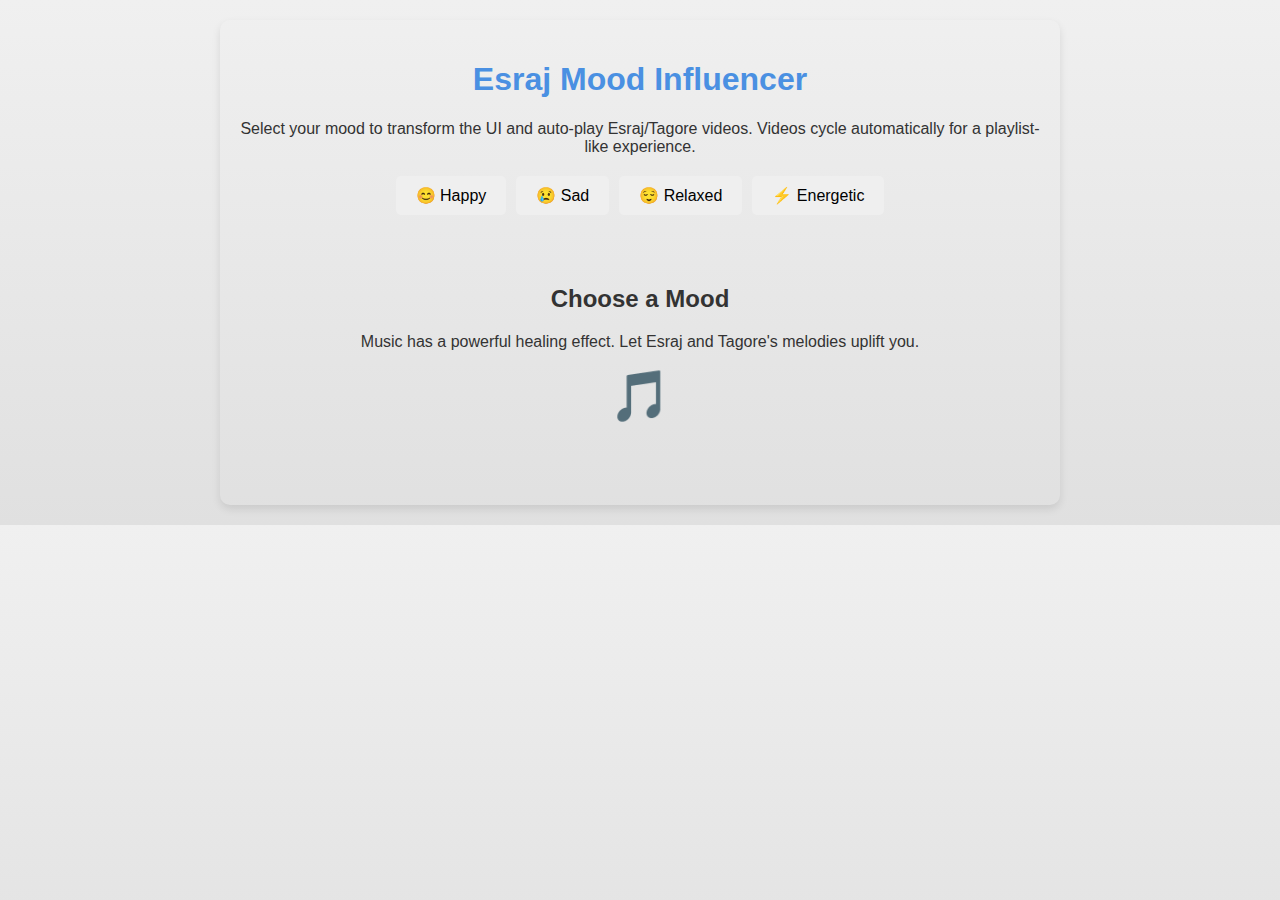
<file: esraj_moodinfluencer/index.html>
<!DOCTYPE html>
<html lang="en">
<head>
    <meta charset="UTF-8">
    <meta name="viewport" content="width=device-width, initial-scale=1.0">
    <title>Esraj Mood Influencer</title>
    <style>
        body {
            font-family: Arial, sans-serif;
            margin: 0;
            padding: 20px;
            transition: background 1s ease, color 1s ease;
            text-align: center;
            background: linear-gradient(to bottom, #f0f0f0, #e0e0e0);
            color: #333;
        }

        .container {
            max-width: 800px;
            margin: 0 auto;
            padding: 20px;
            border-radius: 10px;
            box-shadow: 0 4px 8px rgba(0, 0, 0, 0.1);
        }

        h1 {
            color: #4a90e2;
        }

        .mood-buttons {
            display: flex;
            justify-content: center;
            gap: 10px;
            margin: 20px 0;
        }

        button {
            padding: 10px 20px;
            font-size: 16px;
            border: none;
            border-radius: 5px;
            cursor: pointer;
            transition: transform 0.2s;
        }

        button:hover {
            transform: scale(1.05);
        }

        .mood-display {
            margin: 30px 0;
            padding: 20px;
            border-radius: 10px;
            transition: all 1s ease;
            animation: fadeIn 1s;
        }

        #mood-icon {
            font-size: 50px;
            margin: 10px 0;
            animation: pulse 2s infinite;
        }

        @keyframes fadeIn {
            from { opacity: 0; transform: translateY(20px); }
            to { opacity: 1; transform: translateY(0); }
        }

        @keyframes pulse {
            0%, 100% { transform: scale(1); }
            50% { transform: scale(1.1); }
        }

        /* Mood-specific themes */
        .happy {
            background: linear-gradient(to bottom, #ffeb3b, #ffc107);
            color: #333;
        }

        .sad {
            background: linear-gradient(to bottom, #90a4ae, #607d8b);
            color: #fff;
        }

        .relaxed {
            background: linear-gradient(to bottom, #a5d6a7, #66bb6a);
            color: #333;
        }

        .energetic {
            background: linear-gradient(to bottom, #ff5722, #d84315);
            color: #fff;
        }

        #video-container {
            margin-top: 20px;
            display: none;
            position: relative;
        }

        iframe {
            width: 100%;
            height: 400px;
            border: none;
            border-radius: 10px;
            pointer-events: none;
        }

        #video-container.show iframe {
            pointer-events: auto;
        }

        .overlay {
            position: absolute;
            top: 0;
            left: 0;
            width: 100%;
            height: 100%;
            background: rgba(0, 0, 0, 0.1);
            display: flex;
            align-items: center;
            justify-content: center;
            font-size: 18px;
            color: #fff;
            border-radius: 10px;
            pointer-events: none;
        }

        .restrict-note {
            font-size: 12px;
            color: #666;
            margin-top: 10px;
        }
    </style>
</head>
<body>
    <div class="container">
        <h1>Esraj Mood Influencer</h1>
        <p>Select your mood to transform the UI and auto-play Esraj/Tagore videos. Videos cycle automatically for a playlist-like experience.</p>
        
        <div class="mood-buttons">
            <button data-mood="happy">😊 Happy</button>
            <button data-mood="sad">😢 Sad</button>
            <button data-mood="relaxed">😌 Relaxed</button>
            <button data-mood="energetic">⚡ Energetic</button>
        </div>
        
        <div class="mood-display">
            <h2 id="mood-title">Choose a Mood</h2>
            <p id="mood-description">Music has a powerful healing effect. Let Esraj and Tagore's melodies uplift you.</p>
            <div id="mood-icon">🎵</div>
        </div>
        
        <div id="video-container">
            <iframe id="video-iframe" src="" allowfullscreen></iframe>
            <div class="overlay">Video Loading... Click to Interact if Needed</div>
            <p class="restrict-note">Note: View is restricted—no related videos or full navigation. Autoplay may require a click.</p>
        </div>
    </div>
    
    <script>
        const moods = {
            happy: {
                title: "Happy Vibes!",
                description: "Energize with upbeat Esraj melodies and Tagore's joyful songs.",
                icon: "🎉",
                videoIds: ["ipdTwtitRYQ"]  // Replace with real video IDs (e.g., Esraj happy videos)
            },
            sad: {
                title: "Sad & Reflective",
                description: "Heal with soothing Esraj and Tagore's melancholic compositions.",
                icon: "🌧️",
                videoIds: ["Qk-Jt7vBNHE"]  // Replace with real IDs
            },
            relaxed: {
                title: "Relaxed & Calm",
                description: "Unwind with Esraj's gentle tones and Tagore's serene songs.",
                icon: "🧘",
                videoIds: ["pd_b4dNJoDg"]  // Replace with real IDs
            },
            energetic: {
                title: "Energetic Burst!",
                description: "Get pumped with dynamic Esraj and Tagore-inspired rhythms.",
                icon: "🔥",
                videoIds: ["Nab5qHngOTY"]  // Replace with real IDs
            }
        };

        const moodDisplay = document.querySelector('.mood-display');
        const moodTitle = document.getElementById('mood-title');
        const moodDescription = document.getElementById('mood-description');
        const moodIcon = document.getElementById('mood-icon');
        const videoContainer = document.getElementById('video-container');
        const videoIframe = document.getElementById('video-iframe');
        let currentVideoIds = [];
        let currentIndex = 0;

        // Function to update UI and load/play videos
        function setMood(mood) {
            // Remove previous mood classes
            document.body.className = '';
            moodDisplay.className = 'mood-display';

            // Apply new mood
            document.body.classList.add(mood);
            moodDisplay.classList.add(mood);
            moodTitle.textContent = moods[mood].title;
            moodDescription.textContent = moods[mood].description;
            moodIcon.textContent = moods[mood].icon;

            // Load and play video sequence
            currentVideoIds = moods[mood].videoIds;
            currentIndex = 0;
            loadVideo(currentIndex);
            videoContainer.style.display = 'block';
            videoContainer.classList.add('show');
        }

        // Load a video from the array
        function loadVideo(index) {
            if (currentVideoIds[index]) {
                const videoUrl = `https://www.youtube.com/embed/${currentVideoIds[index]}?modestbranding=1&rel=0&controls=1&showinfo=0&iv_load_policy=3&fs=0&autoplay=1&mute=1&enablejsapi=1`;  // Restricted embed with API for auto-advance
                videoIframe.src = videoUrl;
            }
        }

        // Add event listeners to buttons
        document.querySelectorAll('.mood-buttons button').forEach(button => {
            button.addEventListener('click', () => {
                const mood = button.getAttribute('data-mood');
                setMood(mood);
            });
        });
    </script>
</body>
</html>
</file>
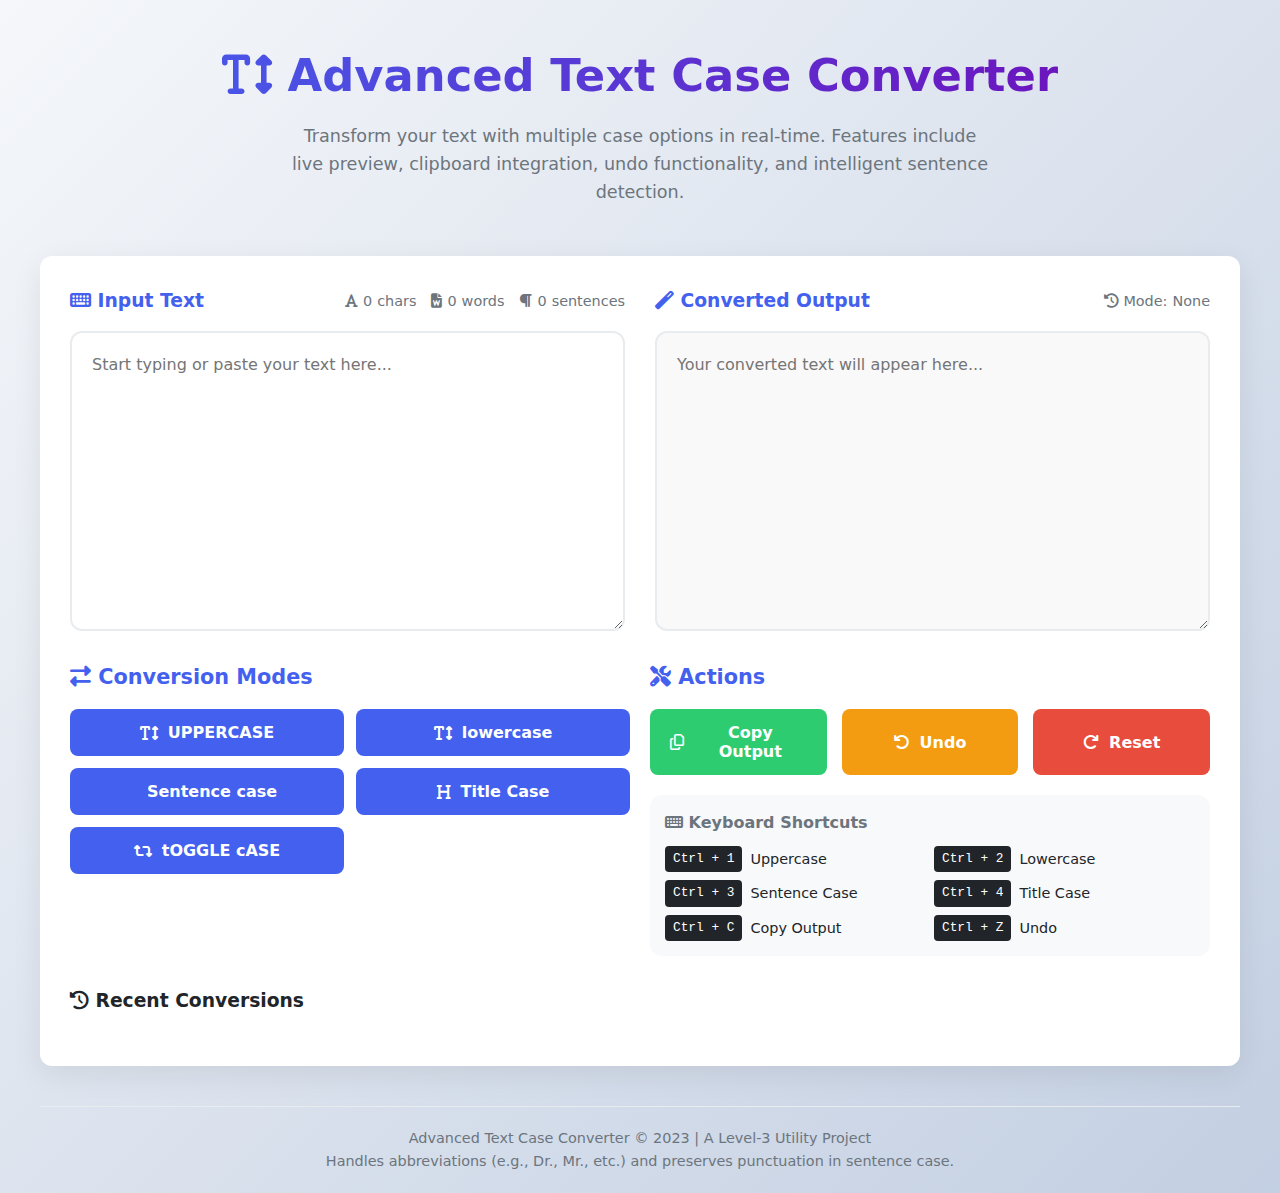
<file: projects/Advanced_TextCaseConverter_live_processing_clipboard_integration/index.html>
<!DOCTYPE html>
<html lang="en">
<head>
    <meta charset="UTF-8">
    <meta name="viewport" content="width=device-width, initial-scale=1.0">
    <title>Advanced Text Case Converter</title>
    <link rel="stylesheet" href="https://cdnjs.cloudflare.com/ajax/libs/font-awesome/6.4.0/css/all.min.css">
    <style>
        :root {
            --primary: #4361ee;
            --primary-dark: #3a56d4;
            --secondary: #7209b7;
            --success: #2ecc71;
            --danger: #e74c3c;
            --warning: #f39c12;
            --light: #f8f9fa;
            --dark: #212529;
            --gray: #6c757d;
            --gray-light: #e9ecef;
            --border-radius: 12px;
            --shadow: 0 8px 30px rgba(0, 0, 0, 0.08);
            --transition: all 0.3s cubic-bezier(0.25, 0.8, 0.25, 1);
        }

        * {
            margin: 0;
            padding: 0;
            box-sizing: border-box;
            font-family: 'Segoe UI', system-ui, sans-serif;
        }

        body {
            background: linear-gradient(135deg, #f5f7fa 0%, #c3cfe2 100%);
            color: var(--dark);
            min-height: 100vh;
            padding: 20px;
            line-height: 1.6;
        }

        .container {
            max-width: 1200px;
            margin: 0 auto;
        }

        header {
            text-align: center;
            margin-bottom: 30px;
            padding: 20px;
            animation: fadeIn 0.8s ease-out;
        }

        h1 {
            color: var(--primary);
            font-size: 2.8rem;
            margin-bottom: 10px;
            background: linear-gradient(90deg, var(--primary), var(--secondary));
            -webkit-background-clip: text;
            background-clip: text;
            color: transparent;
        }

        .subtitle {
            color: var(--gray);
            font-size: 1.1rem;
            max-width: 700px;
            margin: 0 auto;
        }

        .app-card {
            background: white;
            border-radius: var(--border-radius);
            box-shadow: var(--shadow);
            padding: 30px;
            margin-bottom: 30px;
            animation: slideUp 0.5s ease-out;
            transition: var(--transition);
        }

        .app-card:hover {
            box-shadow: 0 12px 40px rgba(0, 0, 0, 0.12);
        }

        .main-grid {
            display: grid;
            grid-template-columns: 1fr 1fr;
            gap: 30px;
            margin-bottom: 30px;
        }

        @media (max-width: 992px) {
            .main-grid {
                grid-template-columns: 1fr;
            }
        }

        .text-area-container {
            display: flex;
            flex-direction: column;
            height: 100%;
        }

        .text-area-label {
            display: flex;
            justify-content: space-between;
            align-items: center;
            margin-bottom: 15px;
        }

        .text-area-label h3 {
            color: var(--primary);
        }

        .stats {
            display: flex;
            gap: 15px;
            font-size: 0.9rem;
            color: var(--gray);
        }

        .stat-item {
            display: flex;
            align-items: center;
            gap: 5px;
        }

        textarea {
            width: 100%;
            height: 300px;
            padding: 20px;
            border: 2px solid var(--gray-light);
            border-radius: var(--border-radius);
            font-size: 1rem;
            resize: vertical;
            transition: var(--transition);
            line-height: 1.5;
        }

        textarea:focus {
            outline: none;
            border-color: var(--primary);
            box-shadow: 0 0 0 3px rgba(67, 97, 238, 0.15);
        }

        #outputText {
            background-color: #f9f9f9;
        }

        .controls-section {
            display: flex;
            flex-wrap: wrap;
            gap: 20px;
            margin-bottom: 30px;
        }

        .controls-group {
            flex: 1;
            min-width: 250px;
        }

        .controls-group h3 {
            margin-bottom: 15px;
            color: var(--primary);
            font-size: 1.3rem;
        }

        .case-buttons {
            display: grid;
            grid-template-columns: repeat(auto-fill, minmax(180px, 1fr));
            gap: 12px;
        }

        .btn {
            padding: 14px 20px;
            border: none;
            border-radius: 8px;
            font-weight: 600;
            cursor: pointer;
            transition: var(--transition);
            display: flex;
            align-items: center;
            justify-content: center;
            gap: 10px;
            font-size: 1rem;
        }

        .btn-primary {
            background-color: var(--primary);
            color: white;
        }

        .btn-primary:hover {
            background-color: var(--primary-dark);
            transform: translateY(-2px);
        }

        .btn-secondary {
            background-color: var(--gray-light);
            color: var(--dark);
        }

        .btn-secondary:hover {
            background-color: #dde1e7;
            transform: translateY(-2px);
        }

        .btn-success {
            background-color: var(--success);
            color: white;
        }

        .btn-success:hover {
            background-color: #27ae60;
            transform: translateY(-2px);
        }

        .btn-danger {
            background-color: var(--danger);
            color: white;
        }

        .btn-danger:hover {
            background-color: #c0392b;
            transform: translateY(-2px);
        }

        .btn-warning {
            background-color: var(--warning);
            color: white;
        }

        .btn-warning:hover {
            background-color: #e67e22;
            transform: translateY(-2px);
        }

        .btn.active {
            transform: scale(0.98);
            box-shadow: inset 0 2px 4px rgba(0, 0, 0, 0.1);
        }

        .action-buttons {
            display: flex;
            flex-wrap: wrap;
            gap: 15px;
            margin-top: 10px;
        }

        .action-buttons .btn {
            flex: 1;
            min-width: 120px;
        }

        .shortcuts {
            background-color: #f8f9fa;
            padding: 15px;
            border-radius: var(--border-radius);
            margin-top: 20px;
        }

        .shortcuts h4 {
            margin-bottom: 10px;
            color: var(--gray);
        }

        .shortcut-list {
            display: grid;
            grid-template-columns: repeat(auto-fill, minmax(200px, 1fr));
            gap: 8px;
            font-size: 0.9rem;
        }

        .shortcut-item {
            display: flex;
            align-items: center;
            gap: 8px;
        }

        .shortcut-key {
            background: var(--dark);
            color: white;
            padding: 3px 8px;
            border-radius: 4px;
            font-size: 0.8rem;
            font-family: monospace;
        }

        .notification {
            position: fixed;
            top: 30px;
            right: 30px;
            padding: 15px 25px;
            border-radius: 8px;
            color: white;
            font-weight: 500;
            box-shadow: 0 5px 15px rgba(0, 0, 0, 0.1);
            z-index: 1000;
            opacity: 0;
            transform: translateX(100px);
            transition: opacity 0.3s, transform 0.3s;
        }

        .notification.show {
            opacity: 1;
            transform: translateX(0);
        }

        .notification-success {
            background-color: var(--success);
        }

        .notification-error {
            background-color: var(--danger);
        }

        .notification-info {
            background-color: var(--primary);
        }

        .history-section {
            margin-top: 30px;
        }

        .history-list {
            display: flex;
            gap: 10px;
            overflow-x: auto;
            padding: 10px 0;
        }

        .history-item {
            background: var(--gray-light);
            padding: 8px 15px;
            border-radius: 20px;
            font-size: 0.9rem;
            cursor: pointer;
            transition: var(--transition);
            white-space: nowrap;
        }

        .history-item:hover {
            background: var(--primary);
            color: white;
        }

        .footer {
            text-align: center;
            margin-top: 40px;
            color: var(--gray);
            font-size: 0.9rem;
            padding-top: 20px;
            border-top: 1px solid var(--gray-light);
        }

        @keyframes fadeIn {
            from { opacity: 0; }
            to { opacity: 1; }
        }

        @keyframes slideUp {
            from { 
                opacity: 0;
                transform: translateY(30px);
            }
            to { 
                opacity: 1;
                transform: translateY(0);
            }
        }

        @keyframes pulse {
            0% { transform: scale(1); }
            50% { transform: scale(1.05); }
            100% { transform: scale(1); }
        }

        .pulse {
            animation: pulse 0.3s ease-in-out;
        }

        /* Responsive adjustments */
        @media (max-width: 768px) {
            h1 {
                font-size: 2rem;
            }
            
            .app-card {
                padding: 20px;
            }
            
            .case-buttons {
                grid-template-columns: repeat(auto-fill, minmax(150px, 1fr));
            }
            
            .btn {
                padding: 12px 15px;
                font-size: 0.9rem;
            }
            
            .notification {
                top: 20px;
                right: 20px;
                left: 20px;
                text-align: center;
            }
        }

        @media (max-width: 480px) {
            .case-buttons {
                grid-template-columns: 1fr;
            }
            
            .action-buttons .btn {
                min-width: 100%;
            }
        }
    </style>
</head>
<body>
    <div class="container">
        <header>
            <h1><i class="fas fa-text-height"></i> Advanced Text Case Converter</h1>
            <p class="subtitle">Transform your text with multiple case options in real-time. Features include live preview, clipboard integration, undo functionality, and intelligent sentence detection.</p>
        </header>

        <main>
            <div class="app-card">
                <div class="main-grid">
                    <div class="text-area-container">
                        <div class="text-area-label">
                            <h3><i class="fas fa-keyboard"></i> Input Text</h3>
                            <div class="stats">
                                <div class="stat-item" id="charCount">
                                    <i class="fas fa-font"></i> <span>0</span> chars
                                </div>
                                <div class="stat-item" id="wordCount">
                                    <i class="fas fa-file-word"></i> <span>0</span> words
                                </div>
                                <div class="stat-item" id="sentenceCount">
                                    <i class="fas fa-paragraph"></i> <span>0</span> sentences
                                </div>
                            </div>
                        </div>
                        <textarea id="inputText" placeholder="Start typing or paste your text here..."></textarea>
                    </div>
                    
                    <div class="text-area-container">
                        <div class="text-area-label">
                            <h3><i class="fas fa-magic"></i> Converted Output</h3>
                            <div class="stats">
                                <div class="stat-item">
                                    <i class="fas fa-history"></i> Mode: <span id="currentMode">None</span>
                                </div>
                            </div>
                        </div>
                        <textarea id="outputText" readonly placeholder="Your converted text will appear here..."></textarea>
                    </div>
                </div>

                <div class="controls-section">
                    <div class="controls-group">
                        <h3><i class="fas fa-exchange-alt"></i> Conversion Modes</h3>
                        <div class="case-buttons">
                            <button class="btn btn-primary" data-mode="uppercase">
                                <i class="fas fa-text-height"></i> UPPERCASE
                            </button>
                            <button class="btn btn-primary" data-mode="lowercase">
                                <i class="fas fa-text-height"></i> lowercase
                            </button>
                            <button class="btn btn-primary" data-mode="sentence">
                                <i class="fas fa-sentence"></i> Sentence case
                            </button>
                            <button class="btn btn-primary" data-mode="title">
                                <i class="fas fa-heading"></i> Title Case
                            </button>
                            <button class="btn btn-primary" data-mode="toggle">
                                <i class="fas fa-retweet"></i> tOGGLE cASE
                            </button>
                        </div>
                    </div>
                    
                    <div class="controls-group">
                        <h3><i class="fas fa-tools"></i> Actions</h3>
                        <div class="action-buttons">
                            <button class="btn btn-success" id="copyBtn">
                                <i class="far fa-copy"></i> Copy Output
                            </button>
                            <button class="btn btn-warning" id="undoBtn">
                                <i class="fas fa-undo"></i> Undo
                            </button>
                            <button class="btn btn-danger" id="resetBtn">
                                <i class="fas fa-redo"></i> Reset
                            </button>
                        </div>
                        
                        <div class="shortcuts">
                            <h4><i class="fas fa-keyboard"></i> Keyboard Shortcuts</h4>
                            <div class="shortcut-list">
                                <div class="shortcut-item">
                                    <span class="shortcut-key">Ctrl + 1</span> Uppercase
                                </div>
                                <div class="shortcut-item">
                                    <span class="shortcut-key">Ctrl + 2</span> Lowercase
                                </div>
                                <div class="shortcut-item">
                                    <span class="shortcut-key">Ctrl + 3</span> Sentence Case
                                </div>
                                <div class="shortcut-item">
                                    <span class="shortcut-key">Ctrl + 4</span> Title Case
                                </div>
                                <div class="shortcut-item">
                                    <span class="shortcut-key">Ctrl + C</span> Copy Output
                                </div>
                                <div class="shortcut-item">
                                    <span class="shortcut-key">Ctrl + Z</span> Undo
                                </div>
                            </div>
                        </div>
                    </div>
                </div>
                
                <div class="history-section">
                    <h3><i class="fas fa-history"></i> Recent Conversions</h3>
                    <div class="history-list" id="historyList">
                        <!-- History items will be added here dynamically -->
                    </div>
                </div>
            </div>
        </main>
        
        <footer class="footer">
            <p>Advanced Text Case Converter &copy; 2023 | A Level-3 Utility Project</p>
            <p>Handles abbreviations (e.g., Dr., Mr., etc.) and preserves punctuation in sentence case.</p>
        </footer>
    </div>

    <div id="notification" class="notification"></div>

    <script>
        // State management
        const state = {
            currentMode: null,
            originalText: '',
            convertedText: '',
            history: [],
            currentHistoryIndex: -1
        };

        // DOM elements
        const inputText = document.getElementById('inputText');
        const outputText = document.getElementById('outputText');
        const charCount = document.getElementById('charCount').querySelector('span');
        const wordCount = document.getElementById('wordCount').querySelector('span');
        const sentenceCount = document.getElementById('sentenceCount').querySelector('span');
        const currentMode = document.getElementById('currentMode');
        const copyBtn = document.getElementById('copyBtn');
        const undoBtn = document.getElementById('undoBtn');
        const resetBtn = document.getElementById('resetBtn');
        const caseButtons = document.querySelectorAll('.case-buttons .btn');
        const historyList = document.getElementById('historyList');
        const notification = document.getElementById('notification');

        // Abbreviations to preserve in sentence case
        const abbreviations = ['dr.', 'mr.', 'mrs.', 'ms.', 'prof.', 'rev.', 'hon.', 'st.', 'ave.', 'blvd.', 'e.g.', 'i.e.', 'etc.', 'vs.', 'dept.', 'univ.', 'assn.', 'bldg.', 'co.', 'corp.', 'inc.', 'ltd.', 'jr.', 'sr.'];

        // Initialize
        function init() {
            setupEventListeners();
            updateStats();
            
            // Load from localStorage if available
            const savedText = localStorage.getItem('textCaseConverter_input');
            if (savedText) {
                inputText.value = savedText;
                state.originalText = savedText;
                processInput();
            }
        }

        // Set up event listeners
        function setupEventListeners() {
            // Input text event
            inputText.addEventListener('input', () => {
                state.originalText = inputText.value;
                localStorage.setItem('textCaseConverter_input', state.originalText);
                processInput();
                updateStats();
            });

            // Case buttons
            caseButtons.forEach(button => {
                button.addEventListener('click', () => {
                    const mode = button.dataset.mode;
                    setActiveMode(mode);
                });
            });

            // Action buttons
            copyBtn.addEventListener('click', copyToClipboard);
            undoBtn.addEventListener('click', undo);
            resetBtn.addEventListener('click', reset);

            // Keyboard shortcuts
            document.addEventListener('keydown', handleKeyboardShortcuts);
        }

        // Handle keyboard shortcuts
        function handleKeyboardShortcuts(e) {
            // Check for Ctrl key (or Cmd on Mac)
            if (e.ctrlKey || e.metaKey) {
                e.preventDefault();
                
                switch(e.key) {
                    case '1':
                        setActiveMode('uppercase');
                        break;
                    case '2':
                        setActiveMode('lowercase');
                        break;
                    case '3':
                        setActiveMode('sentence');
                        break;
                    case '4':
                        setActiveMode('title');
                        break;
                    case 'c':
                        copyToClipboard();
                        break;
                    case 'z':
                        if (e.shiftKey) {
                            redo();
                        } else {
                            undo();
                        }
                        break;
                }
            }
        }

        // Process input text based on current mode
        function processInput() {
            if (!state.currentMode || state.originalText.trim() === '') {
                outputText.value = state.originalText;
                state.convertedText = state.originalText;
                return;
            }

            let result = state.originalText;
            
            switch(state.currentMode) {
                case 'uppercase':
                    result = convertToUpperCase(state.originalText);
                    break;
                case 'lowercase':
                    result = convertToLowerCase(state.originalText);
                    break;
                case 'sentence':
                    result = convertToSentenceCase(state.originalText);
                    break;
                case 'title':
                    result = convertToTitleCase(state.originalText);
                    break;
                case 'toggle':
                    result = convertToToggleCase(state.originalText);
                    break;
            }
            
            outputText.value = result;
            state.convertedText = result;
            
            // Add to history
            addToHistory(state.currentMode, result);
        }

        // Set active mode and update UI
        function setActiveMode(mode) {
            // Remove active class from all buttons
            caseButtons.forEach(button => {
                button.classList.remove('active');
            });
            
            // Add active class to clicked button
            const activeButton = document.querySelector(`[data-mode="${mode}"]`);
            activeButton.classList.add('active');
            activeButton.classList.add('pulse');
            setTimeout(() => activeButton.classList.remove('pulse'), 300);
            
            // Update state and UI
            state.currentMode = mode;
            currentMode.textContent = mode.charAt(0).toUpperCase() + mode.slice(1);
            
            // Process input with new mode
            processInput();
        }

        // Conversion functions
        function convertToUpperCase(text) {
            return text.toUpperCase();
        }

        function convertToLowerCase(text) {
            return text.toLowerCase();
        }

        function convertToSentenceCase(text) {
            // Split by sentence endings (. ! ?) but preserve abbreviations
            const sentences = text.split(/(?<=[.!?])\s+/);
            return sentences.map(sentence => {
                if (sentence.trim() === '') return sentence;
                
                // Check if this "sentence" is actually an abbreviation
                const lowerSentence = sentence.toLowerCase();
                const isAbbreviation = abbreviations.some(abbr => 
                    lowerSentence.includes(abbr) && 
                    (lowerSentence.endsWith(abbr) || lowerSentence.includes(abbr + ' '))
                );
                
                if (isAbbreviation && sentence.length < 50) {
                    // Don't capitalize abbreviations that might not be actual sentences
                    return sentence;
                }
                
                // Capitalize first letter of sentence
                return sentence.charAt(0).toUpperCase() + sentence.slice(1).toLowerCase();
            }).join(' ');
        }

        function convertToTitleCase(text) {
            const stopWords = ['a', 'an', 'and', 'the', 'but', 'or', 'for', 'nor', 'on', 'at', 'to', 'by', 'of', 'in', 'with'];
            
            return text.split(' ').map((word, index) => {
                // Always capitalize first and last word
                if (index === 0 || index === text.split(' ').length - 1) {
                    return word.charAt(0).toUpperCase() + word.slice(1).toLowerCase();
                }
                
                // Don't capitalize stop words
                if (stopWords.includes(word.toLowerCase())) {
                    return word.toLowerCase();
                }
                
                // Capitalize all other words
                return word.charAt(0).toUpperCase() + word.slice(1).toLowerCase();
            }).join(' ');
        }

        function convertToToggleCase(text) {
            return text.split('').map(char => {
                if (char === char.toUpperCase()) {
                    return char.toLowerCase();
                } else {
                    return char.toUpperCase();
                }
            }).join('');
        }

        // Update statistics
        function updateStats() {
            const text = inputText.value;
            
            // Character count
            charCount.textContent = text.length;
            
            // Word count (handle multiple spaces and line breaks)
            const words = text.trim().split(/\s+/).filter(word => word.length > 0);
            wordCount.textContent = words.length;
            
            // Sentence count (simplified)
            const sentences = text.split(/[.!?]+/).filter(sentence => sentence.trim().length > 0);
            sentenceCount.textContent = sentences.length || 0;
        }

        // Copy to clipboard
        async function copyToClipboard() {
            if (!state.convertedText) {
                showNotification('No text to copy!', 'error');
                return;
            }
            
            try {
                await navigator.clipboard.writeText(state.convertedText);
                showNotification('Copied to clipboard!', 'success');
                copyBtn.classList.add('pulse');
                setTimeout(() => copyBtn.classList.remove('pulse'), 300);
            } catch (err) {
                console.error('Failed to copy: ', err);
                showNotification('Failed to copy to clipboard', 'error');
            }
        }

        // Undo functionality
        function undo() {
            if (state.currentHistoryIndex > 0) {
                state.currentHistoryIndex--;
                const historyItem = state.history[state.currentHistoryIndex];
                outputText.value = historyItem.text;
                state.convertedText = historyItem.text;
                setActiveMode(historyItem.mode);
                showNotification('Undo applied', 'info');
                
                // Pulse undo button
                undoBtn.classList.add('pulse');
                setTimeout(() => undoBtn.classList.remove('pulse'), 300);
            } else {
                showNotification('Nothing to undo', 'info');
            }
            
            updateHistoryDisplay();
        }

        // Redo functionality
        function redo() {
            if (state.currentHistoryIndex < state.history.length - 1) {
                state.currentHistoryIndex++;
                const historyItem = state.history[state.currentHistoryIndex];
                outputText.value = historyItem.text;
                state.convertedText = historyItem.text;
                setActiveMode(historyItem.mode);
                showNotification('Redo applied', 'info');
            } else {
                showNotification('Nothing to redo', 'info');
            }
            
            updateHistoryDisplay();
        }

        // Reset functionality
        function reset() {
            inputText.value = '';
            outputText.value = '';
            state.originalText = '';
            state.convertedText = '';
            state.currentMode = null;
            state.history = [];
            state.currentHistoryIndex = -1;
            
            // Remove active class from all buttons
            caseButtons.forEach(button => button.classList.remove('active'));
            
            // Update UI
            currentMode.textContent = 'None';
            updateStats();
            updateHistoryDisplay();
            localStorage.removeItem('textCaseConverter_input');
            
            showNotification('All text cleared', 'info');
            
            // Pulse reset button
            resetBtn.classList.add('pulse');
            setTimeout(() => resetBtn.classList.remove('pulse'), 300);
        }

        // Add conversion to history
        function addToHistory(mode, text) {
            // Only add if different from last history item
            if (state.history.length === 0 || 
                state.history[state.history.length - 1].text !== text) {
                
                state.history.push({
                    mode: mode,
                    text: text,
                    timestamp: new Date().toLocaleTimeString()
                });
                
                // Keep only last 10 items
                if (state.history.length > 10) {
                    state.history.shift();
                }
                
                state.currentHistoryIndex = state.history.length - 1;
                updateHistoryDisplay();
            }
        }

        // Update history display
        function updateHistoryDisplay() {
            historyList.innerHTML = '';
            
            state.history.forEach((item, index) => {
                const historyItem = document.createElement('div');
                historyItem.className = 'history-item';
                historyItem.textContent = `${item.mode}: ${item.text.substring(0, 30)}${item.text.length > 30 ? '...' : ''}`;
                
                // Highlight current history item
                if (index === state.currentHistoryIndex) {
                    historyItem.style.backgroundColor = 'var(--primary)';
                    historyItem.style.color = 'white';
                }
                
                historyItem.addEventListener('click', () => {
                    state.currentHistoryIndex = index;
                    outputText.value = item.text;
                    state.convertedText = item.text;
                    setActiveMode(item.mode);
                    updateHistoryDisplay();
                });
                
                historyList.appendChild(historyItem);
            });
        }

        // Show notification
        function showNotification(message, type) {
            notification.textContent = message;
            notification.className = `notification notification-${type}`;
            notification.classList.add('show');
            
            setTimeout(() => {
                notification.classList.remove('show');
            }, 3000);
        }

        // Initialize the app
        window.addEventListener('DOMContentLoaded', init);
    </script>
</body>
</html>
</file>
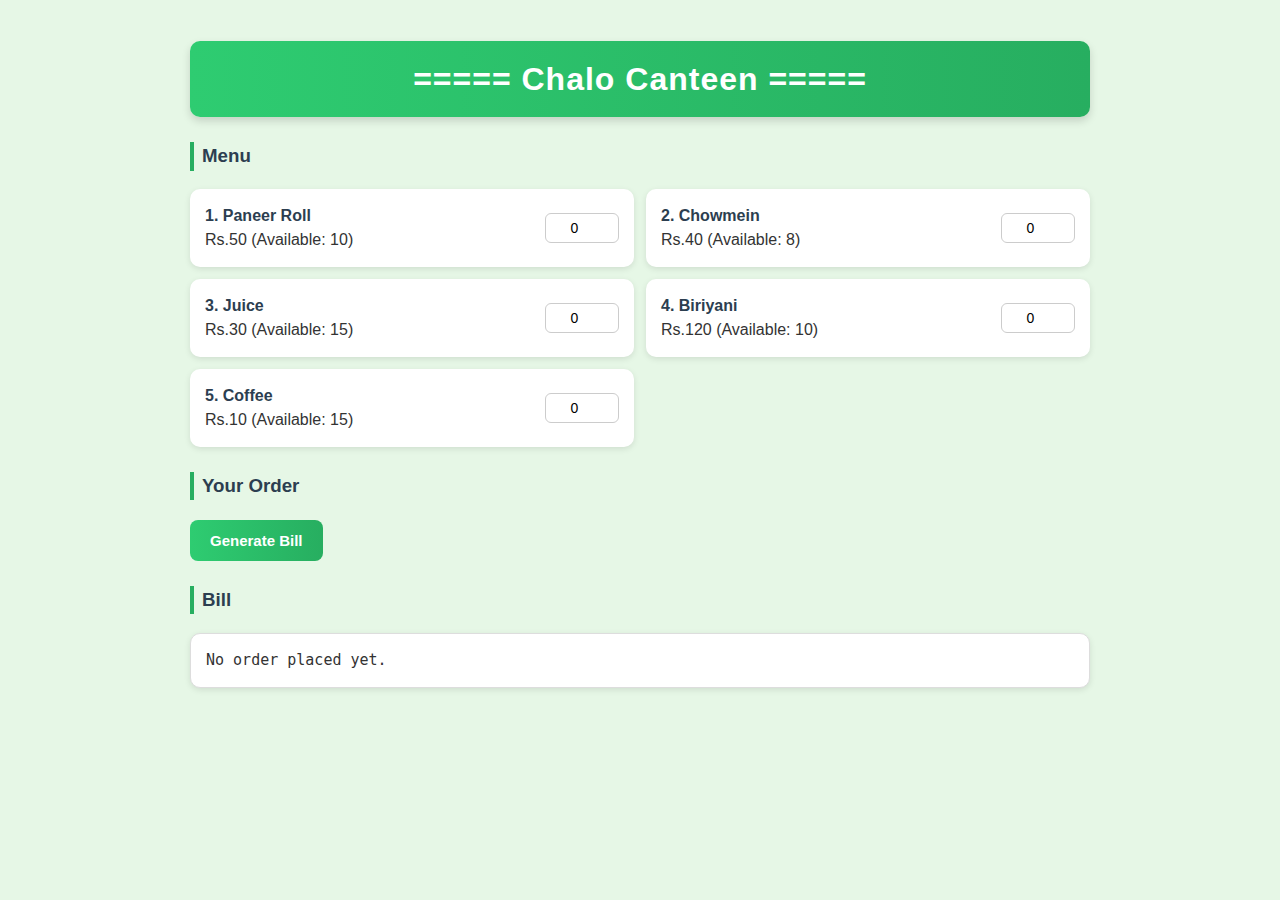
<file: projects/ChaloCanteen/index.html>
<!doctype html>
<html lang="en">

<head>
    <meta charset="utf-8">
    <title>Smart Canteen</title>
    <link rel="stylesheet" href="style.css">
</head>

<body>
    <h1>===== Chalo Canteen =====</h1>

    <h3>Menu</h3>
    <div id="menu"></div>

    <h3>Your Order</h3>
    <div id="cart"></div>
    <button id="placeBtn">Generate Bill</button>

    <h3>Bill</h3>
    <pre id="bill">No order placed yet.</pre>

    <script src="script.js"></script>
</body>

</html>
</file>
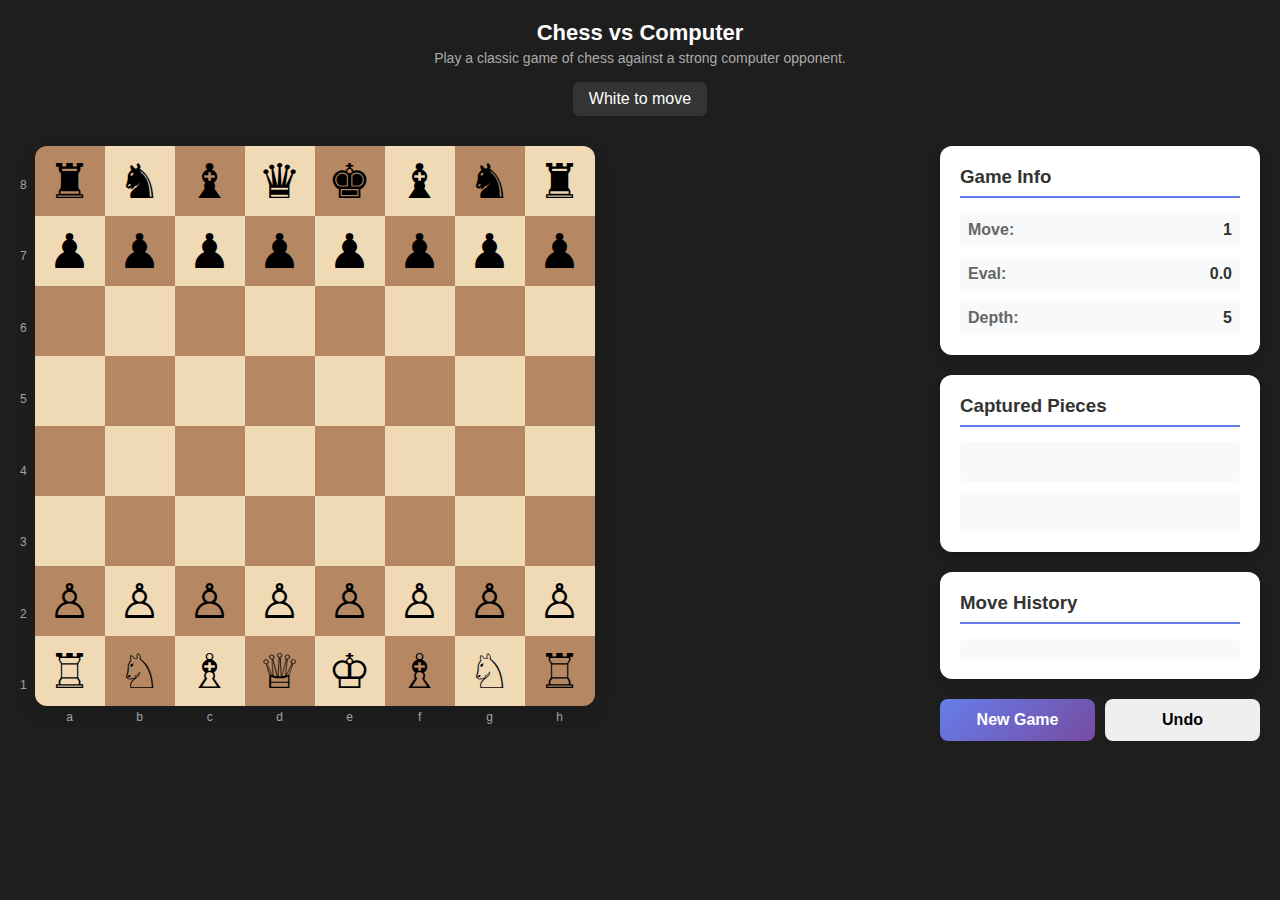
<file: projects/chess-vs-computer/index.html>
<!DOCTYPE html>
<html lang="en">
<head>
    <meta charset="UTF-8">
    <meta name="viewport" content="width=device-width, initial-scale=1.0, maximum-scale=1.0, user-scalable=no">
    <title>Chess Engine - Strong AI Opponent</title>
    <link rel="stylesheet" href="style.css">
    <script src="board.js"></script>
    <script src="moves.js"></script>
    <script src="rules.js"></script>
    <script src="evaluate.js"></script>
    <script src="engine.js"></script>
    <script src="game.js"></script>
</head>
<body>
    <div class="container">
        <header>
            <h1>Chess vs Computer</h1>
            <p class="description">
                Play a classic game of chess against a strong computer opponent.
            </p>
            <div id="game-status" class="game-status">White to move</div>
        </header>

        <main>
            <div class="game-board">
                <div class="board-wrapper">
                    <div class="rank-labels">
                        <div class="rank-label">8</div>
                        <div class="rank-label">7</div>
                        <div class="rank-label">6</div>
                        <div class="rank-label">5</div>
                        <div class="rank-label">4</div>
                        <div class="rank-label">3</div>
                        <div class="rank-label">2</div>
                        <div class="rank-label">1</div>
                    </div>
                    <div class="board-container">
                        <div id="board" class="board">
                    <div class="square dark" data-square="0"></div>
                    <div class="square light" data-square="1"></div>
                    <div class="square dark" data-square="2"></div>
                    <div class="square light" data-square="3"></div>
                    <div class="square dark" data-square="4"></div>
                    <div class="square light" data-square="5"></div>
                    <div class="square dark" data-square="6"></div>
                    <div class="square light" data-square="7"></div>
                    
                    <div class="square light" data-square="8"></div>
                    <div class="square dark" data-square="9"></div>
                    <div class="square light" data-square="10"></div>
                    <div class="square dark" data-square="11"></div>
                    <div class="square light" data-square="12"></div>
                    <div class="square dark" data-square="13"></div>
                    <div class="square light" data-square="14"></div>
                    <div class="square dark" data-square="15"></div>
                    
                    <div class="square dark" data-square="16"></div>
                    <div class="square light" data-square="17"></div>
                    <div class="square dark" data-square="18"></div>
                    <div class="square light" data-square="19"></div>
                    <div class="square dark" data-square="20"></div>
                    <div class="square light" data-square="21"></div>
                    <div class="square dark" data-square="22"></div>
                    <div class="square light" data-square="23"></div>
                    
                    <div class="square light" data-square="24"></div>
                    <div class="square dark" data-square="25"></div>
                    <div class="square light" data-square="26"></div>
                    <div class="square dark" data-square="27"></div>
                    <div class="square light" data-square="28"></div>
                    <div class="square dark" data-square="29"></div>
                    <div class="square light" data-square="30"></div>
                    <div class="square dark" data-square="31"></div>
                    
                    <div class="square dark" data-square="32"></div>
                    <div class="square light" data-square="33"></div>
                    <div class="square dark" data-square="34"></div>
                    <div class="square light" data-square="35"></div>
                    <div class="square dark" data-square="36"></div>
                    <div class="square light" data-square="37"></div>
                    <div class="square dark" data-square="38"></div>
                    <div class="square light" data-square="39"></div>
                    
                    <div class="square light" data-square="40"></div>
                    <div class="square dark" data-square="41"></div>
                    <div class="square light" data-square="42"></div>
                    <div class="square dark" data-square="43"></div>
                    <div class="square light" data-square="44"></div>
                    <div class="square dark" data-square="45"></div>
                    <div class="square light" data-square="46"></div>
                    <div class="square dark" data-square="47"></div>
                    
                    <div class="square dark" data-square="48"></div>
                    <div class="square light" data-square="49"></div>
                    <div class="square dark" data-square="50"></div>
                    <div class="square light" data-square="51"></div>
                    <div class="square dark" data-square="52"></div>
                    <div class="square light" data-square="53"></div>
                    <div class="square dark" data-square="54"></div>
                    <div class="square light" data-square="55"></div>
                    
                    <div class="square light" data-square="56"></div>
                    <div class="square dark" data-square="57"></div>
                    <div class="square light" data-square="58"></div>
                    <div class="square dark" data-square="59"></div>
                    <div class="square light" data-square="60"></div>
                    <div class="square dark" data-square="61"></div>
                    <div class="square light" data-square="62"></div>
                    <div class="square dark" data-square="63"></div>
                </div>
                <div class="file-labels">
                    <div class="file-label">a</div>
                    <div class="file-label">b</div>
                    <div class="file-label">c</div>
                    <div class="file-label">d</div>
                    <div class="file-label">e</div>
                    <div class="file-label">f</div>
                    <div class="file-label">g</div>
                    <div class="file-label">h</div>
                </div>
                    </div>
                </div>
            </div>

            <aside class="sidebar">
                <div class="panel">
                    <h3>Game Info</h3>
                    <div class="game-stats">
                        <div class="stat">
                            <label>Move:</label>
                            <span id="move-number">1</span>
                        </div>
                        <div class="stat">
                            <label>Eval:</label>
                            <span id="evaluation">0.0</span>
                        </div>
                        <div class="stat">
                            <label>Depth:</label>
                            <span id="search-depth">5</span>
                        </div>
                    </div>
                </div>

                <div class="panel">
                    <h3>Captured Pieces</h3>
                    <div class="captured">
                        <div class="captured-white" id="white-captured"></div>
                        <div class="captured-black" id="black-captured"></div>
                    </div>
                </div>

                <div class="panel">
                    <h3>Move History</h3>
                    <div id="move-list" class="move-history"></div>
                </div>

                <div class="controls">
                    <button id="new-game" class="btn btn-primary">New Game</button>
                    <button id="undo-move" class="btn btn-secondary">Undo</button>
                </div>
            </aside>
        </main>
    </div>

    <script src="board.js"></script>
    <script src="moves.js"></script>
    <script src="rules.js"></script>
    <script src="evaluate.js"></script>
    <script src="engine.js"></script>
    <script src="game.js"></script>
</body>
</html>
</file>
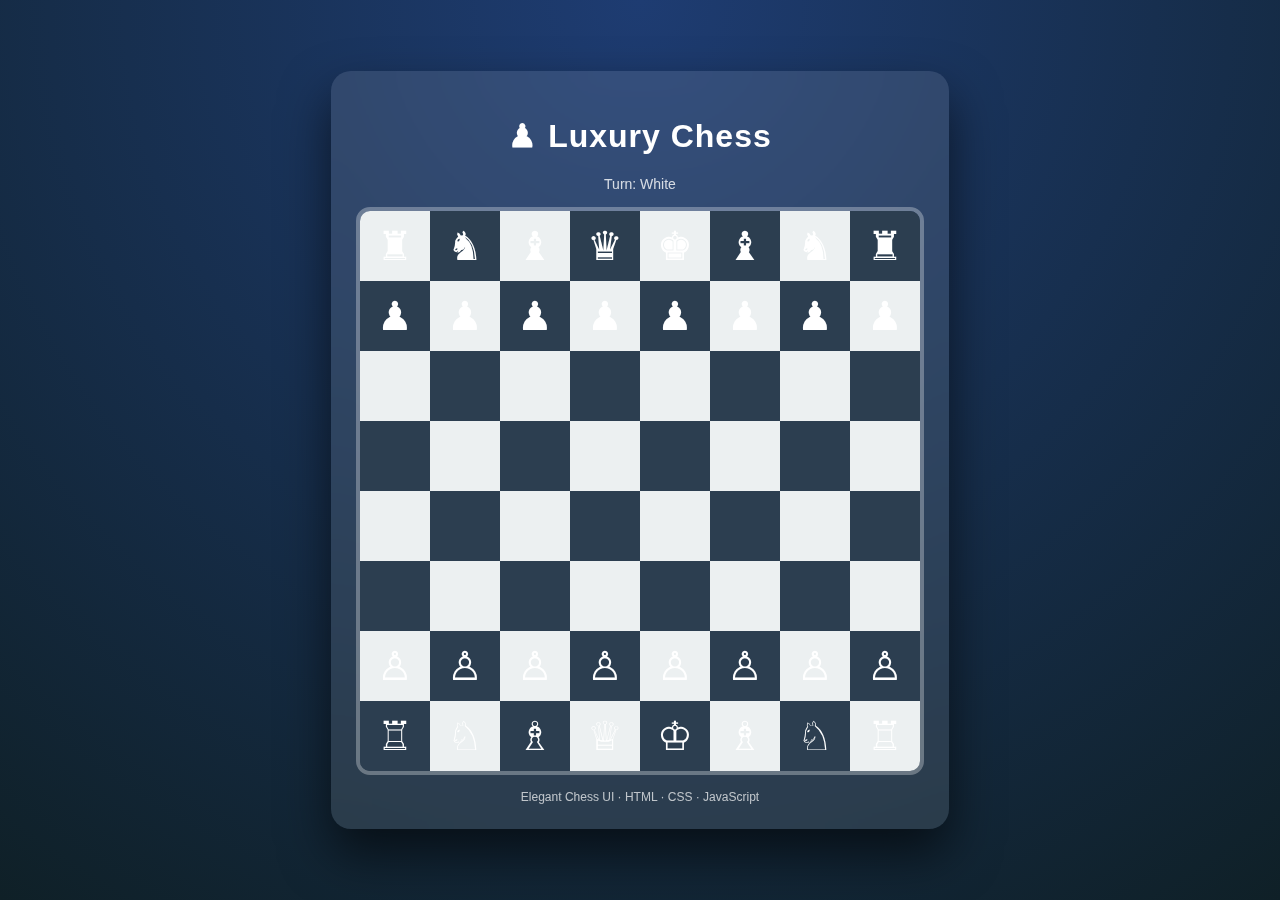
<file: projects/chess/index.html>
<!DOCTYPE html>
<html lang="en">
<head>
<meta charset="UTF-8">
<title>Luxury Chess Game</title>
<meta name="viewport" content="width=device-width, initial-scale=1.0">

<style>
/* ===== GLOBAL ===== */
* {
  box-sizing: border-box;
  font-family: 'Poppins', sans-serif;
}

body {
  margin: 0;
  min-height: 100vh;
  background: radial-gradient(circle at top, #1e3c72, #0f2027);
  display: flex;
  align-items: center;
  justify-content: center;
  color: white;
}

/* ===== CONTAINER ===== */
.game-container {
  background: rgba(255,255,255,0.1);
  backdrop-filter: blur(15px);
  border-radius: 20px;
  padding: 25px;
  box-shadow: 0 25px 50px rgba(0,0,0,0.6);
  display: flex;
  flex-direction: column;
  align-items: center;
}

/* ===== HEADER ===== */
.header {
  margin-bottom: 15px;
  text-align: center;
}

.header h1 {
  font-weight: 600;
  letter-spacing: 1px;
}

.turn {
  margin-top: 5px;
  font-size: 14px;
  opacity: 0.8;
}

/* ===== CHESS BOARD ===== */
.board {
  display: grid;
  grid-template-columns: repeat(8, 70px);
  grid-template-rows: repeat(8, 70px);
  border-radius: 14px;
  overflow: hidden;
  border: 4px solid rgba(255,255,255,0.3);
}

/* ===== SQUARE ===== */
.square {
  display: flex;
  align-items: center;
  justify-content: center;
  font-size: 40px;
  cursor: pointer;
  transition: all 0.25s ease;
}

.square.dark {
  background: #2c3e50;
}

.square.light {
  background: #ecf0f1;
}

.square:hover {
  transform: scale(1.05);
}

.square.selected {
  box-shadow: inset 0 0 0 4px gold;
}

.square.move {
  background: radial-gradient(circle, #f1c40f 25%, transparent 30%);
}

/* ===== PIECE ===== */
.piece {
  user-select: none;
}

/* ===== FOOTER ===== */
.footer {
  margin-top: 15px;
  font-size: 12px;
  opacity: 0.7;
}

/* ===== RESPONSIVE ===== */
@media (max-width: 700px) {
  .board {
    grid-template-columns: repeat(8, 45px);
    grid-template-rows: repeat(8, 45px);
  }
  .square {
    font-size: 28px;
  }
}
</style>
</head>

<body>

<div class="game-container">
  <div class="header">
    <h1>♟ Luxury Chess</h1>
    <div class="turn" id="turn">Turn: White</div>
  </div>

  <div class="board" id="board"></div>

  <div class="footer">
    Elegant Chess UI · HTML · CSS · JavaScript
  </div>
</div>

<script>
/* ===== PIECES ===== */
const pieces = {
  r: "♜", n: "♞", b: "♝", q: "♛", k: "♚", p: "♟",
  R: "♖", N: "♘", B: "♗", Q: "♕", K: "♔", P: "♙"
};

/* ===== INITIAL BOARD ===== */
let boardState = [
  "rnbqkbnr",
  "pppppppp",
  "........",
  "........",
  "........",
  "........",
  "PPPPPPPP",
  "RNBQKBNR"
];

const board = document.getElementById("board");
const turnText = document.getElementById("turn");

let selected = null;
let currentTurn = "white";

/* ===== CREATE BOARD ===== */
function createBoard() {
  board.innerHTML = "";
  boardState.forEach((row, r) => {
    [...row].forEach((cell, c) => {
      const square = document.createElement("div");
      square.className = `square ${(r + c) % 2 === 0 ? "light" : "dark"}`;
      square.dataset.row = r;
      square.dataset.col = c;

      if (cell !== ".") {
        const piece = document.createElement("div");
        piece.className = "piece";
        piece.textContent = pieces[cell];
        square.appendChild(piece);
      }

      square.addEventListener("click", () => handleClick(r, c));
      board.appendChild(square);
    });
  });
}

/* ===== CLICK HANDLER ===== */
function handleClick(r, c) {
  const piece = boardState[r][c];

  if (selected) {
    if (isValidMove(selected.r, selected.c, r, c)) {
      movePiece(selected.r, selected.c, r, c);
      switchTurn();
    }
    clearSelection();
  } else {
    if (piece !== "." && isCurrentTurnPiece(piece)) {
      selectSquare(r, c);
    }
  }
}

/* ===== SELECT ===== */
function selectSquare(r, c) {
  clearSelection();
  selected = { r, c };
  getSquare(r, c).classList.add("selected");
  showMoves(r, c);
}

/* ===== CLEAR ===== */
function clearSelection() {
  document.querySelectorAll(".square").forEach(sq => {
    sq.classList.remove("selected", "move");
  });
  selected = null;
}

/* ===== MOVE ===== */
function movePiece(sr, sc, tr, tc) {
  let row = boardState[sr].split("");
  let piece = row[sc];
  row[sc] = ".";
  boardState[sr] = row.join("");

  let targetRow = boardState[tr].split("");
  targetRow[tc] = piece;
  boardState[tr] = targetRow.join("");

  createBoard();
}

/* ===== TURN ===== */
function switchTurn() {
  currentTurn = currentTurn === "white" ? "black" : "white";
  turnText.textContent = `Turn: ${currentTurn.charAt(0).toUpperCase() + currentTurn.slice(1)}`;
}

/* ===== HELPERS ===== */
function getSquare(r, c) {
  return document.querySelector(`[data-row="${r}"][data-col="${c}"]`);
}

function isCurrentTurnPiece(piece) {
  return currentTurn === "white" ? piece === piece.toUpperCase() : piece === piece.toLowerCase();
}

/* ===== BASIC MOVE LOGIC ===== */
function isValidMove(sr, sc, tr, tc) {
  if (sr === tr && sc === tc) return false;

  const piece = boardState[sr][sc];
  const target = boardState[tr][tc];

  if (target !== "." && isCurrentTurnPiece(target)) return false;

  const dr = tr - sr;
  const dc = tc - sc;

  switch (piece.toLowerCase()) {
    case "p":
      return currentTurn === "white"
        ? dr === -1 && dc === 0 && target === "."
        : dr === 1 && dc === 0 && target === ".";
    case "r":
      return dr === 0 || dc === 0;
    case "b":
      return Math.abs(dr) === Math.abs(dc);
    case "q":
      return dr === 0 || dc === 0 || Math.abs(dr) === Math.abs(dc);
    case "n":
      return Math.abs(dr) * Math.abs(dc) === 2;
    case "k":
      return Math.abs(dr) <= 1 && Math.abs(dc) <= 1;
  }
  return false;
}

/* ===== SHOW MOVES ===== */
function showMoves(r, c) {
  for (let i = 0; i < 8; i++) {
    for (let j = 0; j < 8; j++) {
      if (isValidMove(r, c, i, j)) {
        getSquare(i, j).classList.add("move");
      }
    }
  }
}

/* ===== INIT ===== */
createBoard();
</script>

</body>
</html>
</file>
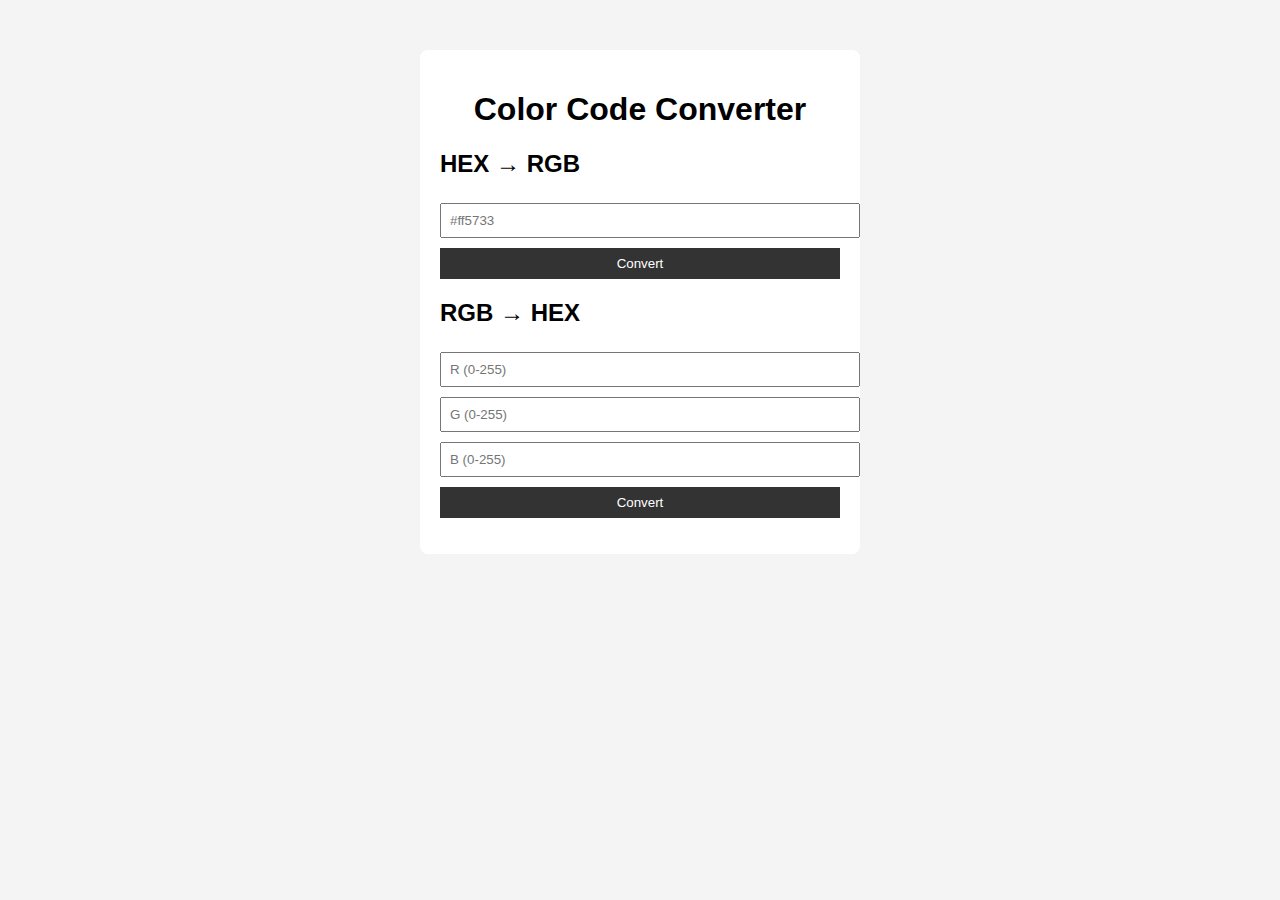
<file: projects/color-code-converter/index.html>
<!DOCTYPE html>
<html lang="en">
<head>
  <meta charset="UTF-8" />
  <title>Color Code Converter</title>
  <link rel="stylesheet" href="style.css" />
</head>
<body>

  <div class="container">
    <h1>Color Code Converter</h1>

    <div class="section">
      <h2>HEX → RGB</h2>
      <input type="text" id="hexInput" placeholder="#ff5733" />
      <button onclick="hexToRgb()">Convert</button>
      <p id="rgbOutput"></p>
    </div>

    <div class="section">
      <h2>RGB → HEX</h2>
      <input type="number" id="r" placeholder="R (0-255)" />
      <input type="number" id="g" placeholder="G (0-255)" />
      <input type="number" id="b" placeholder="B (0-255)" />
      <button onclick="rgbToHex()">Convert</button>
      <p id="hexOutput"></p>
    </div>
  </div>

  <script src="script.js"></script>
</body>
</html>
</file>
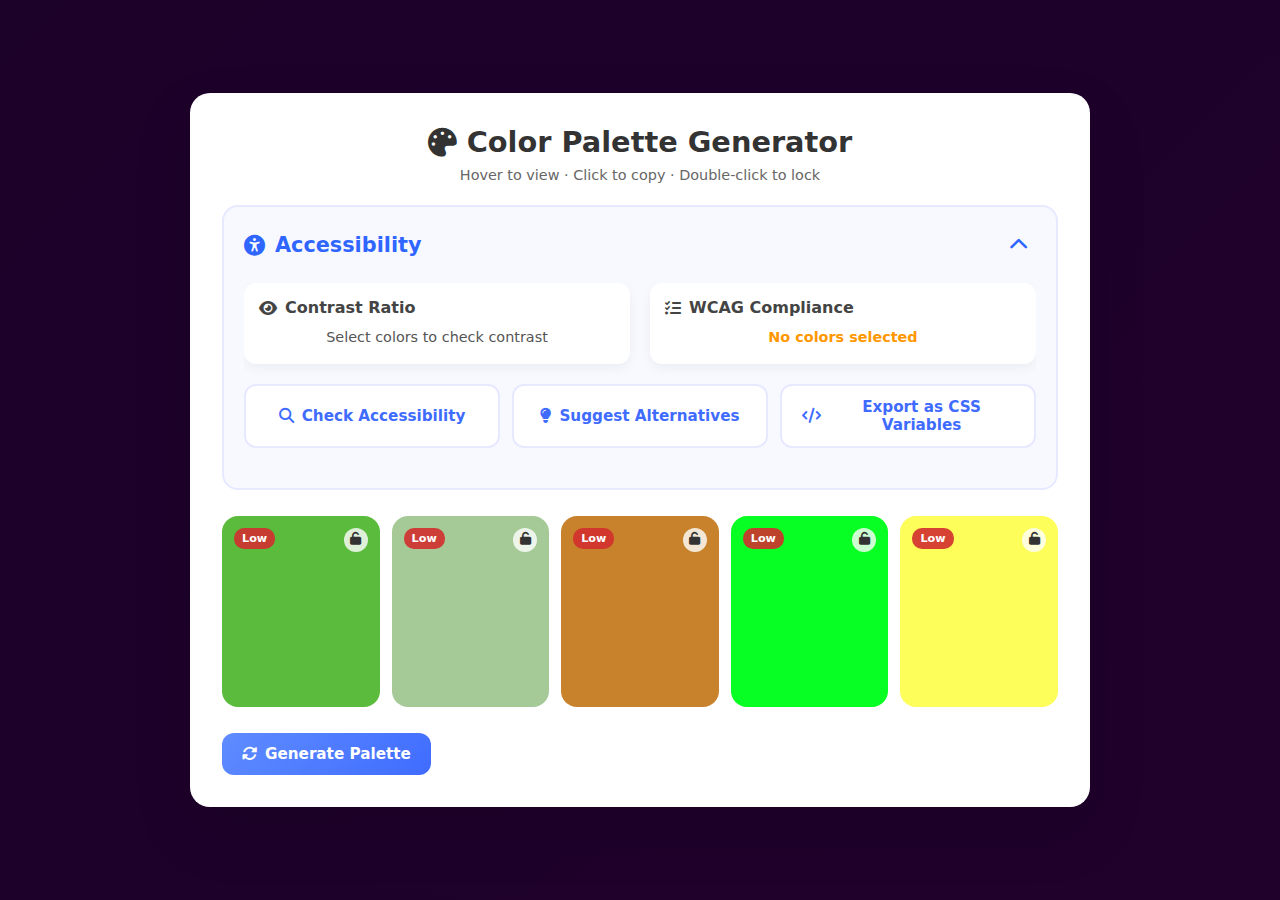
<file: projects/color-palette-generator/index.html>
<!DOCTYPE html>
<html lang="en">
<head>
    <meta charset="UTF-8">
    <title>Color Palette Generator</title>
    <meta name="viewport" content="width=device-width, initial-scale=1.0">
    <link rel="stylesheet" href="style.css">
    <link rel="stylesheet" href="https://cdnjs.cloudflare.com/ajax/libs/font-awesome/6.4.0/css/all.min.css">
</head>
<body>

<div class="app">
    <h1><i class="fas fa-palette"></i> Color Palette Generator</h1>
    <p class="subtitle">Hover to view · Click to copy · Double-click to lock</p>
    
    <div class="accessibility-panel">
        <div class="panel-header">
            <h2><i class="fas fa-universal-access"></i> Accessibility</h2>
            <button id="togglePanel" class="panel-toggle">
                <i class="fas fa-chevron-up"></i>
            </button>
        </div>
        
        <div class="panel-content">
            <div class="accessibility-info">
                <div class="contrast-ratio">
                    <h3><i class="fas fa-eye"></i> Contrast Ratio</h3>
                    <div id="contrastInfo">Select colors to check contrast</div>
                </div>
                
                <div class="wcag-guidelines">
                    <h3><i class="fas fa-list-check"></i> WCAG Compliance</h3>
                    <div id="wcagStatus">
                        <span class="status-pending">No colors selected</span>
                    </div>
                </div>
            </div>
            
            <div class="accessibility-actions">
                <button id="checkAccessibility" class="btn-secondary">
                    <i class="fas fa-search"></i> Check Accessibility
                </button>
                <button id="suggestAlternatives" class="btn-secondary">
                    <i class="fas fa-lightbulb"></i> Suggest Alternatives
                </button>
                <button id="exportCss" class="btn-secondary">
                    <i class="fas fa-code"></i> Export as CSS Variables
                </button>
            </div>
            
            <div id="suggestionsContainer" class="suggestions-container hidden">
                <h3><i class="fas fa-magic"></i> Accessible Alternatives</h3>
                <div id="suggestionsList"></div>
            </div>
            
            <div id="cssModal" class="modal hidden">
                <div class="modal-content">
                    <h3><i class="fas fa-file-code"></i> CSS Variables Export</h3>
                    <textarea id="cssVariables" readonly></textarea>
                    <div class="modal-actions">
                        <button id="copyCss" class="btn-secondary">
                            <i class="fas fa-copy"></i> Copy to Clipboard
                        </button>
                        <button id="closeModal" class="btn-secondary">
                            <i class="fas fa-times"></i> Close
                        </button>
                    </div>
                </div>
            </div>
        </div>
    </div>
    
    <div class="palette" id="palette"></div>
    
    <div class="controls">
        <button id="generateBtn" class="btn-primary">
            <i class="fas fa-sync-alt"></i> Generate Palette
        </button>
    </div>
</div>

<script src="script.js"></script>
</body>
</html>
</file>
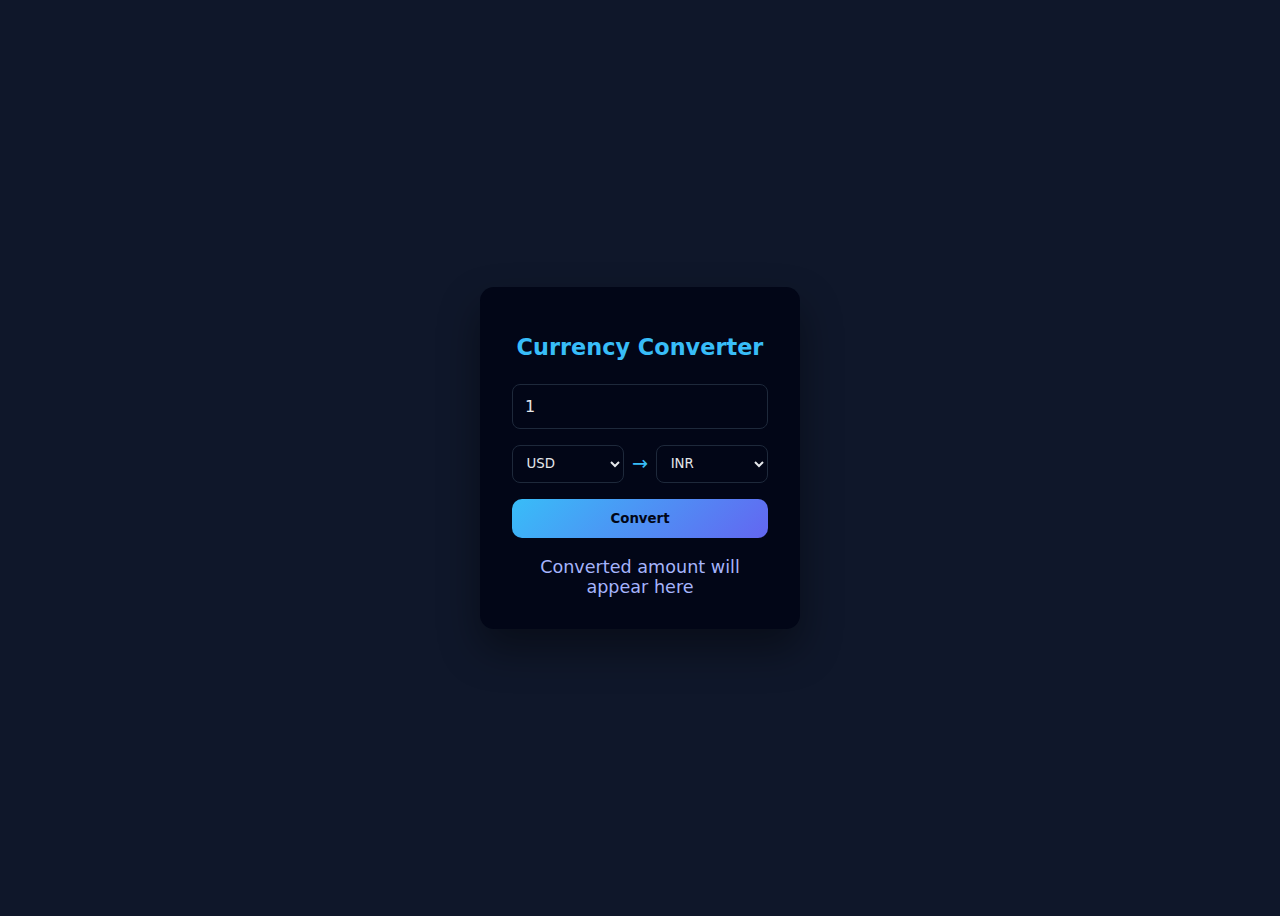
<file: projects/currency-converter/index.html>
<!DOCTYPE html>
<html lang="en">
<head>
  <meta charset="UTF-8" />
  <meta name="viewport" content="width=device-width, initial-scale=1.0"/>
  <title>Currency Converter</title>
  <link rel="stylesheet" href="style.css">
</head>
<body>

  <div class="converter">
    <h1>Currency Converter</h1>

    <input type="number" id="amount" placeholder="Enter amount" value="1" />

    <div class="selectors">
      <select id="fromCurrency"></select>
      <span>→</span>
      <select id="toCurrency"></select>
    </div>

    <button id="convertBtn">Convert</button>

    <div class="result" id="result">
      Converted amount will appear here
    </div>
  </div>


  <script src="script.js"></script>
</body>
</html>
</file>
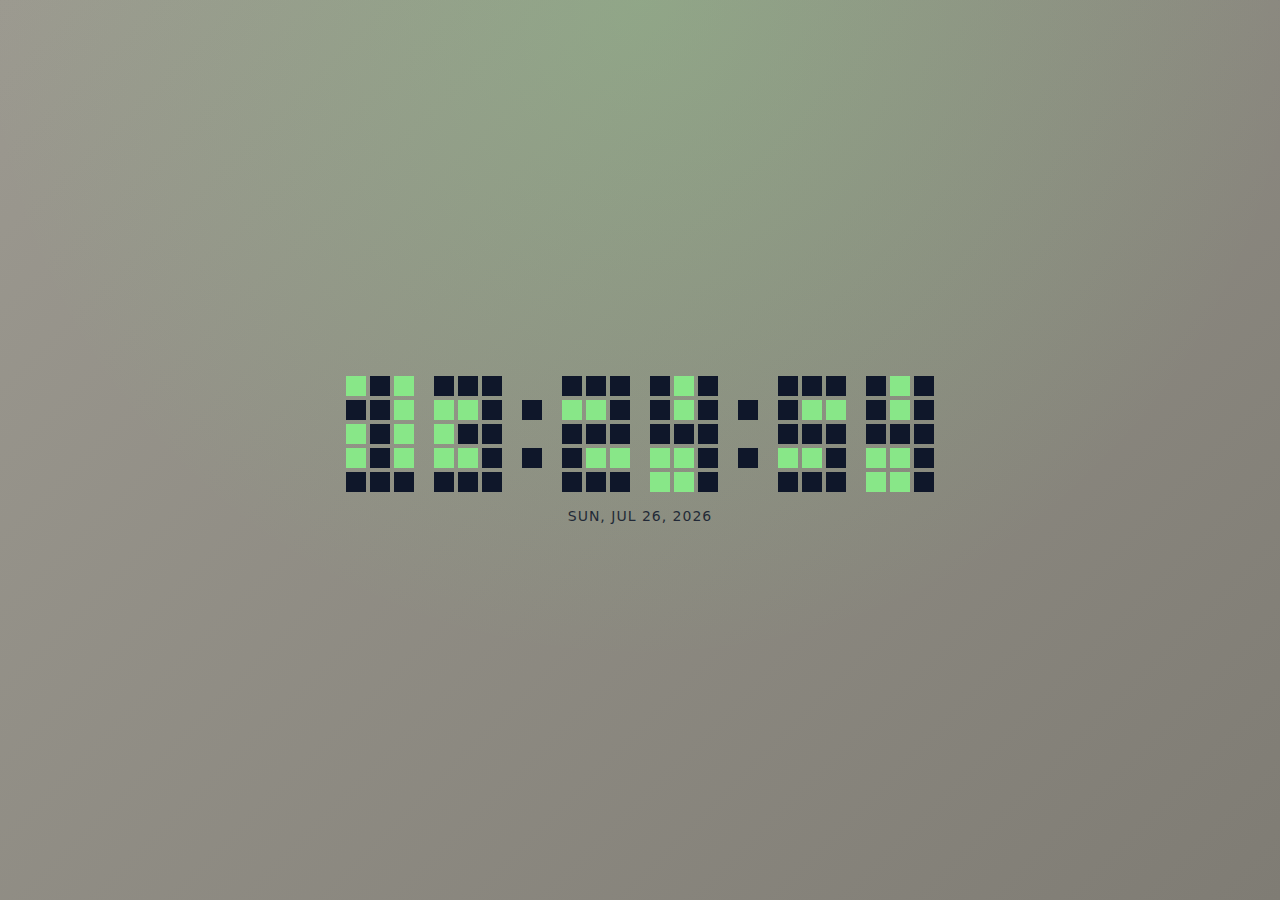
<file: projects/digital-clock/index.html>
<!DOCTYPE html>
<html lang="en">
<head>
  <meta charset="UTF-8" />
  <meta name="viewport" content="width=device-width, initial-scale=1.0" />
  <title>Pixel Digital Clock</title>
  <link rel="stylesheet" href="style.css" />
</head>
<body>
  <div class="clock-wrapper">
    <div class="clock" id="clock"></div>
    <div class="date" id="date"></div>
  </div>
  <script src="script.js"></script>
</body>
</html>
</file>
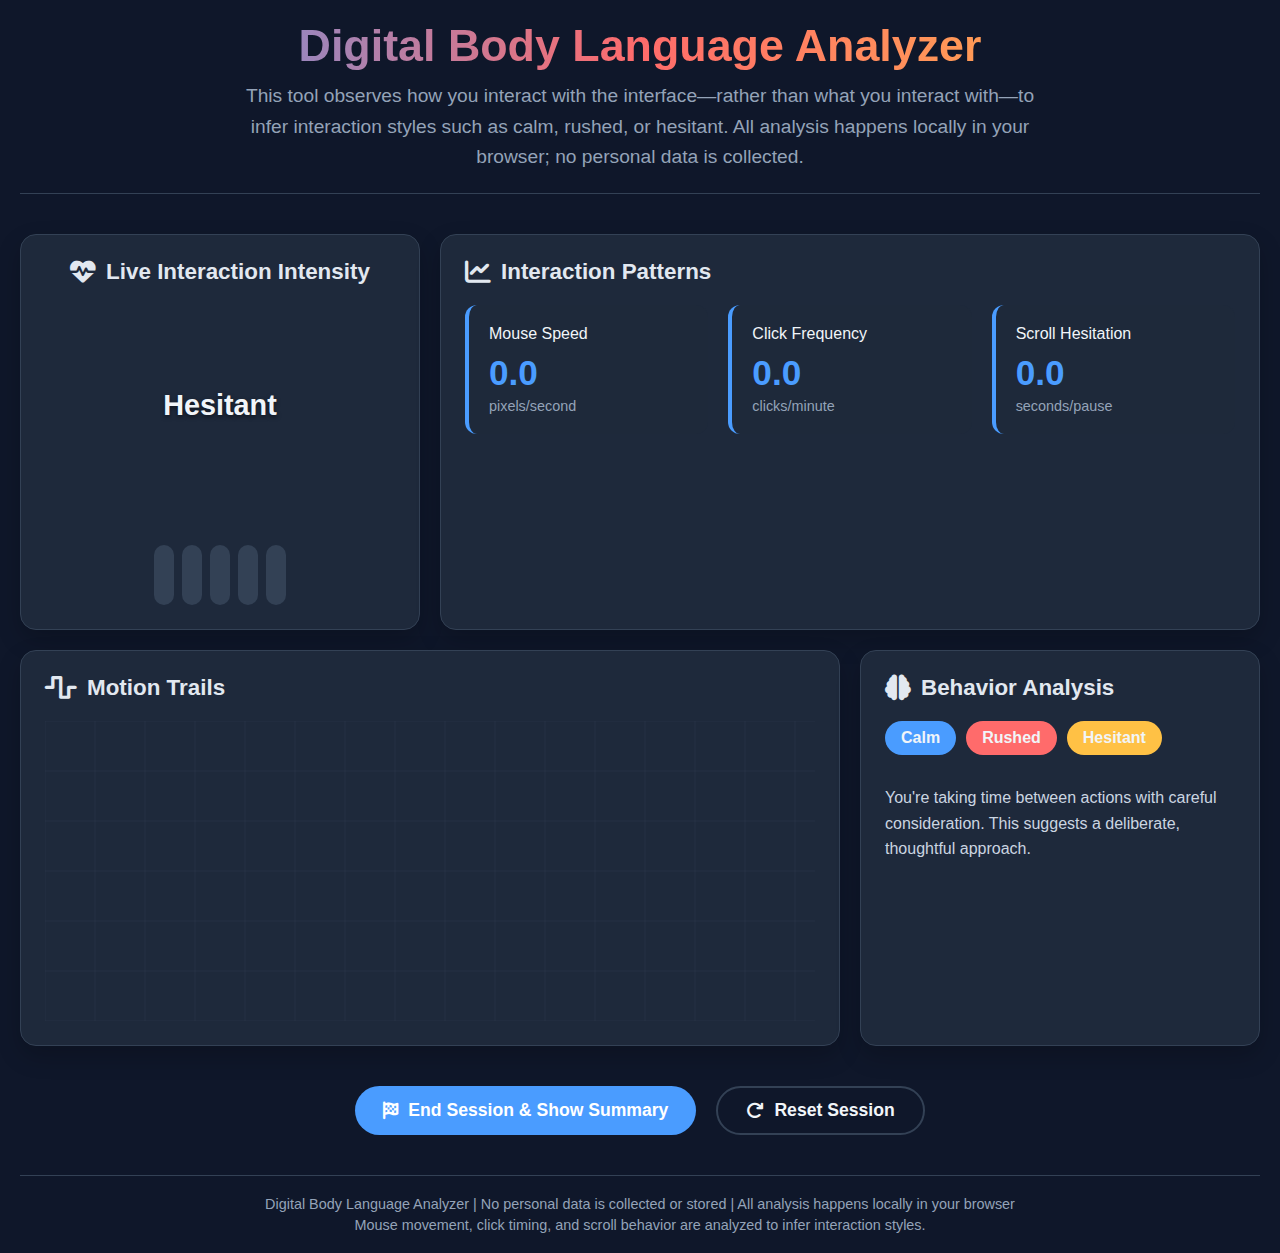
<file: projects/Digital_Body_Language_Analyzer/index.html>
<!DOCTYPE html>
<html lang="en">
<head>
    <meta charset="UTF-8">
    <meta name="viewport" content="width=device-width, initial-scale=1.0">
    <title>Digital Body Language Analyzer</title>
    <link rel="stylesheet" href="https://cdnjs.cloudflare.com/ajax/libs/font-awesome/6.4.0/css/all.min.css">
    <style>
        * {
            margin: 0;
            padding: 0;
            box-sizing: border-box;
            font-family: 'Segoe UI', Tahoma, Geneva, Verdana, sans-serif;
        }
        
        :root {
            --calm-color: #4a9cff;
            --rushed-color: #ff6b6b;
            --hesitant-color: #ffc145;
            --bg-color: #0f172a;
            --card-bg: #1e293b;
            --text-color: #f1f5f9;
            --border-color: #334155;
        }
        
        body {
            background-color: var(--bg-color);
            color: var(--text-color);
            min-height: 100vh;
            padding: 20px;
            overflow-x: hidden;
        }
        
        .container {
            max-width: 1400px;
            margin: 0 auto;
        }
        
        header {
            text-align: center;
            margin-bottom: 40px;
            padding-bottom: 20px;
            border-bottom: 1px solid var(--border-color);
        }
        
        h1 {
            font-size: 2.8rem;
            margin-bottom: 10px;
            background: linear-gradient(90deg, var(--calm-color), var(--rushed-color), var(--hesitant-color));
            -webkit-background-clip: text;
            background-clip: text;
            color: transparent;
        }
        
        .subtitle {
            font-size: 1.2rem;
            color: #94a3b8;
            max-width: 800px;
            margin: 0 auto;
            line-height: 1.6;
        }
        
        .dashboard {
            display: grid;
            grid-template-columns: repeat(12, 1fr);
            grid-template-rows: auto;
            gap: 20px;
            margin-bottom: 40px;
        }
        
        .card {
            background-color: var(--card-bg);
            border-radius: 16px;
            padding: 24px;
            box-shadow: 0 10px 25px rgba(0, 0, 0, 0.2);
            border: 1px solid var(--border-color);
        }
        
        .card-title {
            font-size: 1.4rem;
            margin-bottom: 20px;
            display: flex;
            align-items: center;
            gap: 10px;
            color: #e2e8f0;
        }
        
        .card-title i {
            font-size: 1.6rem;
        }
        
        /* Live Indicator Card */
        .live-indicator {
            grid-column: span 4;
            display: flex;
            flex-direction: column;
            align-items: center;
            justify-content: center;
        }
        
        .indicator-circle {
            width: 200px;
            height: 200px;
            border-radius: 50%;
            position: relative;
            margin-bottom: 20px;
            display: flex;
            align-items: center;
            justify-content: center;
            transition: all 0.3s ease;
            box-shadow: 0 0 40px rgba(74, 156, 255, 0.2);
        }
        
        .indicator-label {
            font-size: 1.8rem;
            font-weight: 600;
            z-index: 2;
            text-shadow: 0 2px 4px rgba(0, 0, 0, 0.5);
        }
        
        .intensity-bars {
            display: flex;
            gap: 8px;
            margin-top: 20px;
        }
        
        .intensity-bar {
            width: 20px;
            height: 60px;
            background-color: var(--border-color);
            border-radius: 10px;
            position: relative;
            overflow: hidden;
        }
        
        .intensity-bar::after {
            content: '';
            position: absolute;
            bottom: 0;
            left: 0;
            width: 100%;
            height: 0%;
            background: linear-gradient(to top, var(--calm-color), var(--rushed-color));
            border-radius: 10px;
            transition: height 0.5s ease;
        }
        
        /* Patterns Card */
        .patterns {
            grid-column: span 8;
        }
        
        .pattern-grid {
            display: grid;
            grid-template-columns: repeat(3, 1fr);
            gap: 20px;
        }
        
        .pattern-item {
            background-color: rgba(30, 41, 59, 0.7);
            border-radius: 12px;
            padding: 20px;
            border-left: 4px solid var(--calm-color);
        }
        
        .pattern-value {
            font-size: 2.2rem;
            font-weight: 700;
            margin-top: 10px;
            color: var(--calm-color);
        }
        
        .pattern-label {
            color: #94a3b8;
            font-size: 0.9rem;
            margin-top: 5px;
        }
        
        /* Graph Card */
        .graph {
            grid-column: span 8;
        }
        
        .graph-container {
            height: 300px;
            position: relative;
            overflow: hidden;
        }
        
        .motion-trail {
            position: absolute;
            top: 0;
            left: 0;
            width: 100%;
            height: 100%;
        }
        
        /* Analysis Card */
        .analysis {
            grid-column: span 4;
        }
        
        .behavior-tag {
            display: inline-block;
            padding: 8px 16px;
            border-radius: 20px;
            font-weight: 600;
            margin-right: 10px;
            margin-bottom: 10px;
            background-color: var(--calm-color);
        }
        
        .behavior-tag.rushed {
            background-color: var(--rushed-color);
        }
        
        .behavior-tag.hesitant {
            background-color: var(--hesitant-color);
        }
        
        .insight-text {
            margin-top: 20px;
            line-height: 1.6;
            color: #cbd5e1;
        }
        
        /* Summary Card */
        .summary {
            grid-column: span 12;
            display: none;
        }
        
        .summary.active {
            display: block;
            animation: fadeIn 0.8s ease;
        }
        
        .summary-title {
            font-size: 2rem;
            margin-bottom: 20px;
            text-align: center;
            color: var(--calm-color);
        }
        
        .summary-content {
            display: flex;
            flex-wrap: wrap;
            gap: 30px;
        }
        
        .summary-chart {
            flex: 1;
            min-width: 300px;
            height: 200px;
            display: flex;
            align-items: flex-end;
            justify-content: center;
            gap: 20px;
            padding: 20px;
        }
        
        .chart-bar {
            width: 60px;
            background: linear-gradient(to top, var(--calm-color), var(--rushed-color), var(--hesitant-color));
            border-radius: 8px 8px 0 0;
            position: relative;
            transition: height 1s ease;
        }
        
        .chart-label {
            position: absolute;
            bottom: -25px;
            left: 0;
            width: 100%;
            text-align: center;
            font-weight: 600;
        }
        
        .summary-text {
            flex: 2;
            min-width: 300px;
            padding: 20px;
            background-color: rgba(30, 41, 59, 0.7);
            border-radius: 12px;
        }
        
        /* Controls */
        .controls {
            display: flex;
            justify-content: center;
            gap: 20px;
            margin-top: 30px;
        }
        
        .btn {
            padding: 12px 28px;
            border-radius: 50px;
            border: none;
            font-size: 1.1rem;
            font-weight: 600;
            cursor: pointer;
            transition: all 0.3s ease;
            display: flex;
            align-items: center;
            gap: 10px;
        }
        
        .btn-primary {
            background-color: var(--calm-color);
            color: white;
        }
        
        .btn-primary:hover {
            background-color: #3a8cff;
            transform: translateY(-3px);
            box-shadow: 0 5px 15px rgba(74, 156, 255, 0.3);
        }
        
        .btn-secondary {
            background-color: transparent;
            color: var(--text-color);
            border: 2px solid var(--border-color);
        }
        
        .btn-secondary:hover {
            border-color: var(--calm-color);
            color: var(--calm-color);
        }
        
        /* Footer */
        footer {
            text-align: center;
            margin-top: 40px;
            padding-top: 20px;
            border-top: 1px solid var(--border-color);
            color: #94a3b8;
            font-size: 0.9rem;
        }
        
        /* Animations */
        @keyframes fadeIn {
            from { opacity: 0; transform: translateY(20px); }
            to { opacity: 1; transform: translateY(0); }
        }
        
        @keyframes pulse {
            0% { transform: scale(1); }
            50% { transform: scale(1.05); }
            100% { transform: scale(1); }
        }
        
        .pulse {
            animation: pulse 2s infinite;
        }
        
        /* Responsive */
        @media (max-width: 1200px) {
            .live-indicator, .analysis {
                grid-column: span 6;
            }
            
            .patterns, .graph {
                grid-column: span 12;
            }
        }
        
        @media (max-width: 768px) {
            .dashboard {
                grid-template-columns: 1fr;
            }
            
            .card {
                grid-column: span 1 !important;
            }
            
            .pattern-grid {
                grid-template-columns: 1fr;
            }
            
            h1 {
                font-size: 2.2rem;
            }
        }
    </style>
</head>
<body>
    <div class="container">
        <header>
            <h1>Digital Body Language Analyzer</h1>
            <p class="subtitle">This tool observes how you interact with the interface—rather than what you interact with—to infer interaction styles such as calm, rushed, or hesitant. All analysis happens locally in your browser; no personal data is collected.</p>
        </header>
        
        <main class="dashboard">
            <!-- Live Indicator Card -->
            <div class="card live-indicator">
                <h2 class="card-title"><i class="fas fa-heartbeat"></i> Live Interaction Intensity</h2>
                <div class="indicator-circle" id="indicatorCircle">
                    <div class="indicator-label" id="indicatorLabel">Calm</div>
                </div>
                <div class="intensity-bars">
                    <div class="intensity-bar" id="bar1"></div>
                    <div class="intensity-bar" id="bar2"></div>
                    <div class="intensity-bar" id="bar3"></div>
                    <div class="intensity-bar" id="bar4"></div>
                    <div class="intensity-bar" id="bar5"></div>
                </div>
            </div>
            
            <!-- Patterns Card -->
            <div class="card patterns">
                <h2 class="card-title"><i class="fas fa-chart-line"></i> Interaction Patterns</h2>
                <div class="pattern-grid">
                    <div class="pattern-item">
                        <div>Mouse Speed</div>
                        <div class="pattern-value" id="mouseSpeed">0.0</div>
                        <div class="pattern-label">pixels/second</div>
                    </div>
                    <div class="pattern-item">
                        <div>Click Frequency</div>
                        <div class="pattern-value" id="clickFreq">0.0</div>
                        <div class="pattern-label">clicks/minute</div>
                    </div>
                    <div class="pattern-item">
                        <div>Scroll Hesitation</div>
                        <div class="pattern-value" id="scrollHesitation">0.0</div>
                        <div class="pattern-label">seconds/pause</div>
                    </div>
                </div>
            </div>
            
            <!-- Graph Card -->
            <div class="card graph">
                <h2 class="card-title"><i class="fas fa-wave-square"></i> Motion Trails</h2>
                <div class="graph-container">
                    <canvas class="motion-trail" id="motionTrail"></canvas>
                </div>
            </div>
            
            <!-- Analysis Card -->
            <div class="card analysis">
                <h2 class="card-title"><i class="fas fa-brain"></i> Behavior Analysis</h2>
                <div id="behaviorTags">
                    <span class="behavior-tag calm">Calm</span>
                    <span class="behavior-tag rushed">Rushed</span>
                    <span class="behavior-tag hesitant">Hesitant</span>
                </div>
                <div class="insight-text" id="insightText">
                    Your interaction style appears balanced. You're moving at a steady pace with thoughtful pauses between actions.
                </div>
            </div>
            
            <!-- Summary Card (hidden initially) -->
            <div class="card summary" id="summaryCard">
                <h2 class="summary-title">Session Summary</h2>
                <div class="summary-content">
                    <div class="summary-chart">
                        <div class="chart-bar" id="calmBar" style="height: 70%;">
                            <div class="chart-label">Calm</div>
                        </div>
                        <div class="chart-bar" id="rushedBar" style="height: 30%;">
                            <div class="chart-label">Rushed</div>
                        </div>
                        <div class="chart-bar" id="hesitantBar" style="height: 50%;">
                            <div class="chart-label">Hesitant</div>
                        </div>
                    </div>
                    <div class="summary-text" id="summaryText">
                        <p>Your session analysis shows a predominantly calm interaction style with moments of hesitation when exploring new content. You tend to move at a steady pace, with occasional bursts of rapid activity when navigating familiar areas.</p>
                        <p style="margin-top: 15px;">This pattern suggests a methodical approach to digital interfaces, balancing efficiency with careful consideration.</p>
                    </div>
                </div>
            </div>
        </main>
        
        <div class="controls">
            <button class="btn btn-primary" id="endSessionBtn">
                <i class="fas fa-flag-checkered"></i> End Session & Show Summary
            </button>
            <button class="btn btn-secondary" id="resetBtn">
                <i class="fas fa-redo"></i> Reset Session
            </button>
        </div>
        
        <footer>
            <p>Digital Body Language Analyzer | No personal data is collected or stored | All analysis happens locally in your browser</p>
            <p style="margin-top: 5px;">Mouse movement, click timing, and scroll behavior are analyzed to infer interaction styles.</p>
        </footer>
    </div>

    <script>
        // State variables
        let sessionActive = true;
        let mouseMovements = [];
        let clicks = [];
        let scrollEvents = [];
        let interactionData = {
            mouseSpeed: 0,
            clickFrequency: 0,
            scrollHesitation: 0,
            behaviorStyle: 'calm',
            calmScore: 70,
            rushedScore: 30,
            hesitantScore: 50
        };
        
        // DOM Elements
        const indicatorCircle = document.getElementById('indicatorCircle');
        const indicatorLabel = document.getElementById('indicatorLabel');
        const mouseSpeedEl = document.getElementById('mouseSpeed');
        const clickFreqEl = document.getElementById('clickFreq');
        const scrollHesitationEl = document.getElementById('scrollHesitation');
        const behaviorTags = document.getElementById('behaviorTags');
        const insightText = document.getElementById('insightText');
        const summaryCard = document.getElementById('summaryCard');
        const calmBar = document.getElementById('calmBar');
        const rushedBar = document.getElementById('rushedBar');
        const hesitantBar = document.getElementById('hesitantBar');
        const summaryText = document.getElementById('summaryText');
        const endSessionBtn = document.getElementById('endSessionBtn');
        const resetBtn = document.getElementById('resetBtn');
        const intensityBars = [
            document.getElementById('bar1'),
            document.getElementById('bar2'),
            document.getElementById('bar3'),
            document.getElementById('bar4'),
            document.getElementById('bar5')
        ];
        
        // Canvas for motion trails
        const canvas = document.getElementById('motionTrail');
        const ctx = canvas.getContext('2d');
        let trails = [];
        
        // Initialize canvas
        function initCanvas() {
            canvas.width = canvas.parentElement.clientWidth;
            canvas.height = canvas.parentElement.clientHeight;
            
            // Draw initial grid
            drawGrid();
        }
        
        // Draw background grid
        function drawGrid() {
            ctx.clearRect(0, 0, canvas.width, canvas.height);
            
            // Draw subtle grid
            ctx.strokeStyle = 'rgba(100, 116, 139, 0.1)';
            ctx.lineWidth = 1;
            
            // Vertical lines
            for (let x = 0; x <= canvas.width; x += 50) {
                ctx.beginPath();
                ctx.moveTo(x, 0);
                ctx.lineTo(x, canvas.height);
                ctx.stroke();
            }
            
            // Horizontal lines
            for (let y = 0; y <= canvas.height; y += 50) {
                ctx.beginPath();
                ctx.moveTo(0, y);
                ctx.lineTo(canvas.width, y);
                ctx.stroke();
            }
        }
        
        // Add a motion trail
        function addTrail(x, y, speed) {
            const now = Date.now();
            const color = getColorForSpeed(speed);
            
            trails.push({
                x, y, 
                color,
                size: Math.min(10, speed / 20 + 3),
                createdAt: now,
                lifespan: 1000 // 1 second
            });
            
            // Keep only recent trails
            trails = trails.filter(trail => now - trail.createdAt < trail.lifespan);
            
            drawTrails();
        }
        
        // Draw all trails
        function drawTrails() {
            drawGrid();
            
            const now = Date.now();
            
            trails.forEach(trail => {
                const age = now - trail.createdAt;
                const opacity = 1 - (age / trail.lifespan);
                
                ctx.beginPath();
                ctx.arc(trail.x, trail.y, trail.size, 0, Math.PI * 2);
                ctx.fillStyle = trail.color.replace(')', `, ${opacity})`).replace('rgb', 'rgba');
                ctx.fill();
            });
        }
        
        // Get color based on speed
        function getColorForSpeed(speed) {
            if (speed < 5) return 'rgb(255, 193, 69)'; // Hesitant
            if (speed < 15) return 'rgb(74, 156, 255)'; // Calm
            return 'rgb(255, 107, 107)'; // Rushed
        }
        
        // Calculate mouse speed and smoothness
        function calculateMouseSpeed(x, y, time) {
            if (mouseMovements.length === 0) {
                mouseMovements.push({x, y, time});
                return 0;
            }
            
            const lastMovement = mouseMovements[mouseMovements.length - 1];
            const distance = Math.sqrt(Math.pow(x - lastMovement.x, 2) + Math.pow(y - lastMovement.y, 2));
            const timeDiff = time - lastMovement.time;
            const speed = timeDiff > 0 ? distance / (timeDiff / 1000) : 0;
            
            mouseMovements.push({x, y, time});
            
            // Keep only last 50 movements
            if (mouseMovements.length > 50) {
                mouseMovements.shift();
            }
            
            return speed;
        }
        
        // Track mouse movement
        let lastMouseX = 0;
        let lastMouseY = 0;
        let lastMouseTime = 0;
        
        document.addEventListener('mousemove', (e) => {
            if (!sessionActive) return;
            
            const currentTime = Date.now();
            const speed = calculateMouseSpeed(e.clientX, e.clientY, currentTime);
            
            // Update mouse speed in interaction data
            interactionData.mouseSpeed = speed;
            
            // Add trail if enough time has passed
            if (currentTime - lastMouseTime > 50) {
                addTrail(e.clientX - canvas.getBoundingClientRect().left, e.clientY - canvas.getBoundingClientRect().top, speed);
                lastMouseTime = currentTime;
            }
            
            updateUI();
        });
        
        // Track clicks
        document.addEventListener('click', () => {
            if (!sessionActive) return;
            
            const currentTime = Date.now();
            clicks.push(currentTime);
            
            // Keep only clicks from last minute
            const oneMinuteAgo = currentTime - 60000;
            clicks = clicks.filter(clickTime => clickTime > oneMinuteAgo);
            
            // Calculate click frequency (clicks per minute)
            if (clicks.length > 1) {
                const timeSpan = (clicks[clicks.length - 1] - clicks[0]) / 1000; // in seconds
                interactionData.clickFrequency = clicks.length / (timeSpan / 60);
            }
            
            updateUI();
        });
        
        // Track scroll
        let lastScrollTime = 0;
        let scrollPauses = [];
        
        document.addEventListener('scroll', () => {
            if (!sessionActive) return;
            
            const currentTime = Date.now();
            scrollEvents.push(currentTime);
            
            // Calculate time since last scroll
            if (lastScrollTime > 0) {
                const pauseDuration = currentTime - lastScrollTime;
                
                // Only count pauses longer than 100ms
                if (pauseDuration > 100) {
                    scrollPauses.push(pauseDuration);
                    
                    // Keep only last 20 pauses
                    if (scrollPauses.length > 20) {
                        scrollPauses.shift();
                    }
                    
                    // Calculate average scroll hesitation
                    if (scrollPauses.length > 0) {
                        const sum = scrollPauses.reduce((a, b) => a + b, 0);
                        interactionData.scrollHesitation = (sum / scrollPauses.length) / 1000; // Convert to seconds
                    }
                }
            }
            
            lastScrollTime = currentTime;
            updateUI();
        });
        
        // Update UI based on interaction data
        function updateUI() {
            // Update numeric values
            mouseSpeedEl.textContent = interactionData.mouseSpeed.toFixed(1);
            clickFreqEl.textContent = interactionData.clickFrequency.toFixed(1);
            scrollHesitationEl.textContent = interactionData.scrollHesitation.toFixed(1);
            
            // Determine behavior style
            let style = 'calm';
            let calm = 0, rushed = 0, hesitant = 0;
            
            // Calculate scores based on interaction data
            if (interactionData.mouseSpeed > 20) rushed += 40;
            else if (interactionData.mouseSpeed < 5) hesitant += 30;
            else calm += 35;
            
            if (interactionData.clickFrequency > 20) rushed += 30;
            else if (interactionData.clickFrequency < 5) hesitant += 25;
            else calm += 30;
            
            if (interactionData.scrollHesitation > 2) hesitant += 45;
            else if (interactionData.scrollHesitation < 0.5) rushed += 30;
            else calm += 35;
            
            // Determine dominant style
            if (rushed > calm && rushed > hesitant) style = 'rushed';
            else if (hesitant > calm && hesitant > rushed) style = 'hesitant';
            else style = 'calm';
            
            interactionData.behaviorStyle = style;
            
            // Update indicator circle
            let color, label;
            switch(style) {
                case 'calm':
                    color = 'var(--calm-color)';
                    label = 'Calm';
                    break;
                case 'rushed':
                    color = 'var(--rushed-color)';
                    label = 'Rushed';
                    break;
                case 'hesitant':
                    color = 'var(--hesitant-color)';
                    label = 'Hesitant';
                    break;
            }
            
            indicatorCircle.style.background = `radial-gradient(circle at 30% 30%, ${color}40, ${color}10)`;
            indicatorCircle.style.boxShadow = `0 0 40px ${color}40`;
            indicatorLabel.textContent = label;
            
            // Update intensity bars
            const intensity = Math.min(1, interactionData.mouseSpeed / 30);
            intensityBars.forEach((bar, index) => {
                const delay = index * 0.1;
                const height = Math.max(10, intensity * 100 * (0.8 - index * 0.1));
                setTimeout(() => {
                    bar.style.height = '60px';
                    bar.querySelector('::after').style.height = `${height}%`;
                }, delay * 1000);
            });
            
            // Update behavior tags
            behaviorTags.innerHTML = '';
            const tags = ['calm', 'rushed', 'hesitant'];
            tags.forEach(tag => {
                const span = document.createElement('span');
                span.className = `behavior-tag ${tag}`;
                span.textContent = tag.charAt(0).toUpperCase() + tag.slice(1);
                
                // Highlight the active tag
                if (tag === style) {
                    span.classList.add('pulse');
                }
                
                behaviorTags.appendChild(span);
            });
            
            // Update insight text
            let insight = '';
            if (style === 'calm') {
                insight = 'Your interaction style appears balanced. You\'re moving at a steady pace with thoughtful pauses between actions.';
            } else if (style === 'rushed') {
                insight = 'You\'re interacting quickly with rapid movements and frequent clicks. This may indicate urgency or efficiency.';
            } else {
                insight = 'You\'re taking time between actions with careful consideration. This suggests a deliberate, thoughtful approach.';
            }
            
            insightText.textContent = insight;
            
            // Update scores for summary
            interactionData.calmScore = Math.min(100, Math.max(10, calm));
            interactionData.rushedScore = Math.min(100, Math.max(10, rushed));
            interactionData.hesitantScore = Math.min(100, Math.max(10, hesitant));
        }
        
        // End session and show summary
        endSessionBtn.addEventListener('click', () => {
            sessionActive = false;
            summaryCard.classList.add('active');
            
            // Update summary chart bars
            calmBar.style.height = `${interactionData.calmScore}%`;
            rushedBar.style.height = `${interactionData.rushedScore}%`;
            hesitantBar.style.height = `${interactionData.hesitantScore}%`;
            
            // Update summary text based on analysis
            let summary = '';
            const maxScore = Math.max(
                interactionData.calmScore, 
                interactionData.rushedScore, 
                interactionData.hesitantScore
            );
            
            if (maxScore === interactionData.calmScore) {
                summary = 'Your session analysis shows a predominantly calm interaction style. You maintain a steady pace, balancing efficiency with consideration. This pattern suggests comfort with digital interfaces and a methodical approach to navigation.';
            } else if (maxScore === interactionData.rushedScore) {
                summary = 'Your interaction pattern shows a rushed approach with rapid movements and frequent actions. This could indicate urgency, familiarity with the interface, or a preference for efficiency over deliberation.';
            } else {
                summary = 'Your session reveals a hesitant interaction style, with careful consideration between actions. This suggests a thoughtful, deliberate approach to digital interfaces, possibly indicating exploration or caution with new content.';
            }
            
            summaryText.innerHTML = `<p>${summary}</p><p style="margin-top: 15px;">Remember: This analysis reflects how you interact, not what you interact with. No personal data has been collected or stored.</p>`;
            
            // Change button text
            endSessionBtn.innerHTML = '<i class="fas fa-check"></i> Session Complete';
            endSessionBtn.disabled = true;
        });
        
        // Reset session
        resetBtn.addEventListener('click', () => {
            sessionActive = true;
            
            // Reset data
            mouseMovements = [];
            clicks = [];
            scrollEvents = [];
            scrollPauses = [];
            trails = [];
            
            interactionData = {
                mouseSpeed: 0,
                clickFrequency: 0,
                scrollHesitation: 0,
                behaviorStyle: 'calm',
                calmScore: 70,
                rushedScore: 30,
                hesitantScore: 50
            };
            
            // Reset UI
            summaryCard.classList.remove('active');
            endSessionBtn.innerHTML = '<i class="fas fa-flag-checkered"></i> End Session & Show Summary';
            endSessionBtn.disabled = false;
            
            // Reset canvas
            drawGrid();
            
            updateUI();
        });
        
        // Handle window resize
        window.addEventListener('resize', () => {
            initCanvas();
            drawTrails();
        });
        
        // Initialize
        window.addEventListener('load', () => {
            initCanvas();
            updateUI();
            
            // Simulate some initial activity for demo purposes
            setTimeout(() => {
                if (sessionActive) {
                    interactionData.mouseSpeed = 12.5;
                    interactionData.clickFrequency = 8.2;
                    interactionData.scrollHesitation = 1.4;
                    updateUI();
                }
            }, 1000);
        });
    </script>
</body>
</html>
</file>
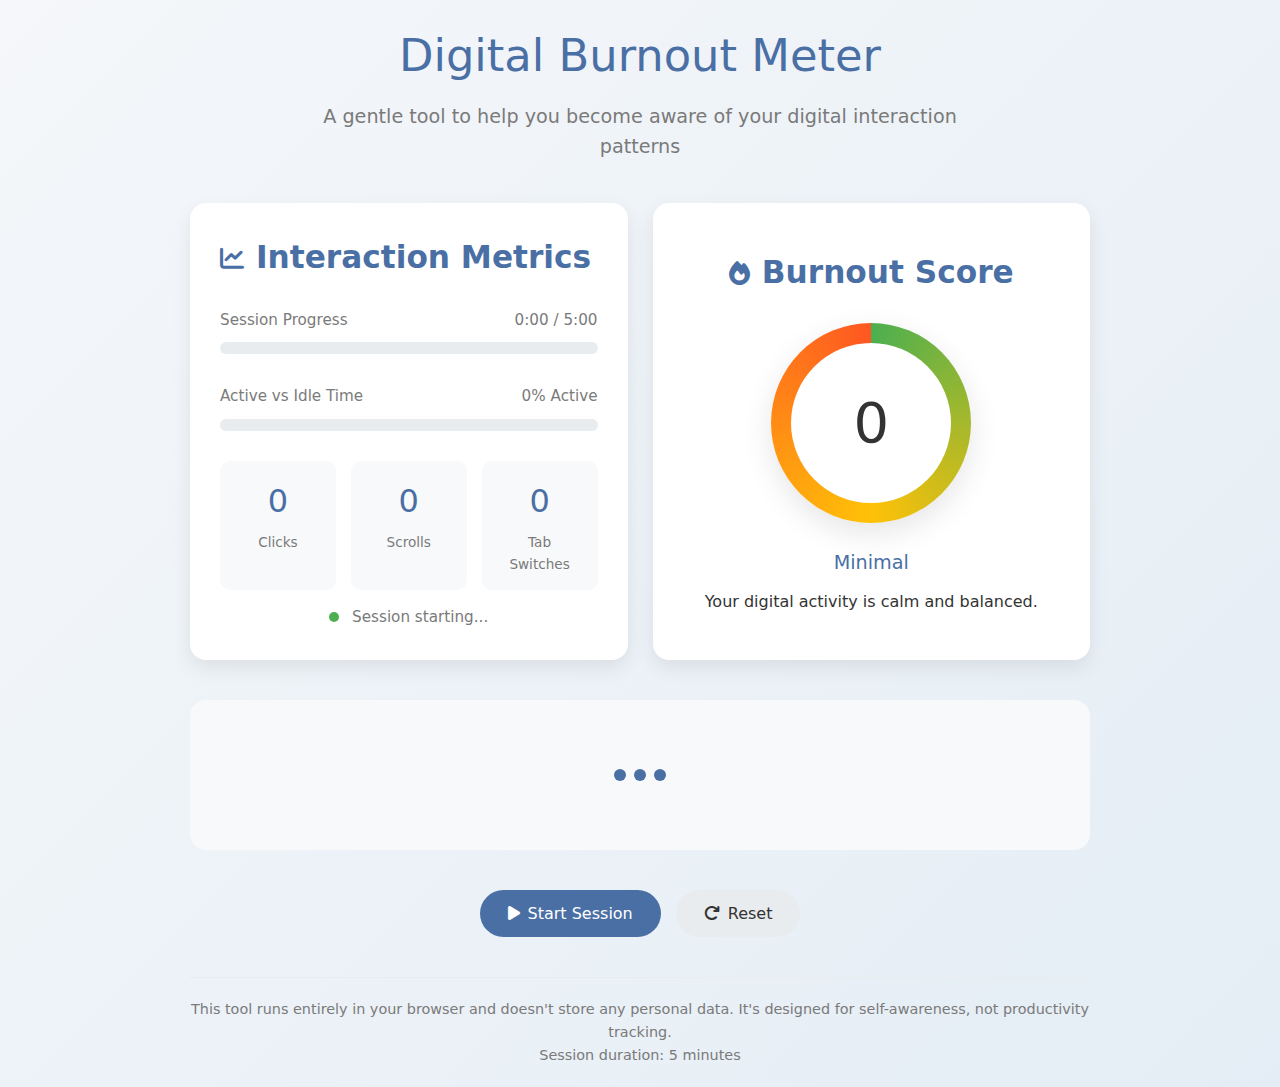
<file: projects/Digital_Burnout_Meter/index.html>
<!DOCTYPE html>
<html lang="en">
<head>
    <meta charset="UTF-8">
    <meta name="viewport" content="width=device-width, initial-scale=1.0">
    <title>Digital Burnout Meter</title>
    <link rel="stylesheet" href="https://cdnjs.cloudflare.com/ajax/libs/font-awesome/6.4.0/css/all.min.css">
    <style>
        * {
            margin: 0;
            padding: 0;
            box-sizing: border-box;
            font-family: 'Segoe UI', system-ui, -apple-system, sans-serif;
        }
        
        :root {
            --primary: #4a6fa5;
            --primary-light: #6b8cbc;
            --secondary: #8a9bb2;
            --accent: #ff9a76;
            --light: #f8f9fa;
            --dark: #333;
            --gray: #7a7a7a;
            --shadow: 0 8px 20px rgba(0, 0, 0, 0.08);
            --border-radius: 16px;
            --transition: all 0.3s ease;
        }
        
        body {
            background: linear-gradient(135deg, #f5f7fa 0%, #e4edf5 100%);
            color: var(--dark);
            min-height: 100vh;
            display: flex;
            flex-direction: column;
            align-items: center;
            justify-content: center;
            padding: 20px;
            line-height: 1.6;
        }
        
        .container {
            width: 100%;
            max-width: 900px;
            margin: 0 auto;
        }
        
        header {
            text-align: center;
            margin-bottom: 40px;
            max-width: 700px;
            margin-left: auto;
            margin-right: auto;
        }
        
        h1 {
            font-size: 2.8rem;
            font-weight: 300;
            color: var(--primary);
            margin-bottom: 10px;
        }
        
        .subtitle {
            font-size: 1.2rem;
            color: var(--gray);
            font-weight: 400;
            margin-bottom: 25px;
        }
        
        .meter-container {
            display: grid;
            grid-template-columns: 1fr 1fr;
            gap: 25px;
            margin-bottom: 40px;
        }
        
        @media (max-width: 768px) {
            .meter-container {
                grid-template-columns: 1fr;
            }
        }
        
        .card {
            background: white;
            border-radius: var(--border-radius);
            padding: 30px;
            box-shadow: var(--shadow);
            transition: var(--transition);
        }
        
        .card:hover {
            transform: translateY(-5px);
            box-shadow: 0 12px 25px rgba(0, 0, 0, 0.1);
        }
        
        .card-title {
            display: flex;
            align-items: center;
            margin-bottom: 25px;
            color: var(--primary);
            font-size: 1.3rem;
        }
        
        .card-title i {
            margin-right: 12px;
            font-size: 1.5rem;
        }
        
        .progress-container {
            margin-bottom: 30px;
        }
        
        .progress-label {
            display: flex;
            justify-content: space-between;
            margin-bottom: 10px;
            font-size: 0.95rem;
            color: var(--gray);
        }
        
        .progress-bar {
            height: 12px;
            background-color: #e9ecef;
            border-radius: 6px;
            overflow: hidden;
        }
        
        .progress-fill {
            height: 100%;
            background: linear-gradient(to right, var(--primary-light), var(--primary));
            border-radius: 6px;
            transition: width 1s ease;
        }
        
        .stats-grid {
            display: grid;
            grid-template-columns: repeat(3, 1fr);
            gap: 15px;
            margin-top: 25px;
        }
        
        .stat-box {
            text-align: center;
            padding: 15px;
            background-color: #f8f9fa;
            border-radius: 10px;
        }
        
        .stat-value {
            font-size: 2rem;
            font-weight: 300;
            color: var(--primary);
            margin-bottom: 5px;
        }
        
        .stat-label {
            font-size: 0.85rem;
            color: var(--gray);
        }
        
        .burnout-meter {
            display: flex;
            flex-direction: column;
            align-items: center;
            justify-content: center;
            padding: 20px;
        }
        
        .meter-circle {
            width: 200px;
            height: 200px;
            border-radius: 50%;
            background: conic-gradient(#4CAF50 0%, #FFC107 50%, #FF5722 100%);
            position: relative;
            display: flex;
            align-items: center;
            justify-content: center;
            margin: 0 auto 25px;
            box-shadow: 0 10px 30px rgba(0, 0, 0, 0.1);
        }
        
        .meter-circle::before {
            content: '';
            position: absolute;
            width: 160px;
            height: 160px;
            background: white;
            border-radius: 50%;
        }
        
        .meter-value {
            position: relative;
            z-index: 2;
            font-size: 3.5rem;
            font-weight: 300;
            color: var(--dark);
        }
        
        .meter-label {
            font-size: 1.2rem;
            color: var(--primary);
            margin-bottom: 10px;
        }
        
        .reflection-message {
            text-align: center;
            font-size: 1.3rem;
            line-height: 1.5;
            color: var(--dark);
            padding: 25px;
            background-color: #f8f9fa;
            border-radius: var(--border-radius);
            margin-top: 30px;
            transition: var(--transition);
            min-height: 100px;
            display: flex;
            align-items: center;
            justify-content: center;
        }
        
        .controls {
            display: flex;
            justify-content: center;
            gap: 15px;
            margin-top: 40px;
            margin-bottom: 30px;
        }
        
        .btn {
            padding: 14px 28px;
            border: none;
            border-radius: 50px;
            font-size: 1rem;
            font-weight: 500;
            cursor: pointer;
            transition: var(--transition);
            display: flex;
            align-items: center;
            justify-content: center;
        }
        
        .btn-primary {
            background-color: var(--primary);
            color: white;
        }
        
        .btn-primary:hover {
            background-color: var(--primary-light);
        }
        
        .btn-secondary {
            background-color: #e9ecef;
            color: var(--dark);
        }
        
        .btn-secondary:hover {
            background-color: #dde1e6;
        }
        
        .btn i {
            margin-right: 8px;
        }
        
        .session-info {
            text-align: center;
            color: var(--gray);
            font-size: 0.95rem;
            margin-top: 15px;
        }
        
        .footer {
            text-align: center;
            color: var(--gray);
            font-size: 0.9rem;
            margin-top: 40px;
            padding-top: 20px;
            border-top: 1px solid #e9ecef;
            width: 100%;
        }
        
        .hidden {
            display: none;
        }
        
        .pulse {
            animation: pulse 2s infinite;
        }
        
        @keyframes pulse {
            0% { opacity: 1; }
            50% { opacity: 0.7; }
            100% { opacity: 1; }
        }
        
        .loading {
            display: flex;
            justify-content: center;
            align-items: center;
            height: 100px;
        }
        
        .loading-dots {
            display: flex;
            gap: 8px;
        }
        
        .loading-dots div {
            width: 12px;
            height: 12px;
            border-radius: 50%;
            background-color: var(--primary);
            animation: bounce 1.5s infinite ease-in-out;
        }
        
        .loading-dots div:nth-child(1) {
            animation-delay: -0.3s;
        }
        
        .loading-dots div:nth-child(2) {
            animation-delay: -0.15s;
        }
        
        @keyframes bounce {
            0%, 80%, 100% { transform: scale(0); }
            40% { transform: scale(1); }
        }
        
        .active-indicator {
            display: inline-block;
            width: 10px;
            height: 10px;
            background-color: #4CAF50;
            border-radius: 50%;
            margin-right: 8px;
            animation: pulse 2s infinite;
        }
    </style>
</head>
<body>
    <div class="container">
        <header>
            <h1>Digital Burnout Meter</h1>
            <p class="subtitle">A gentle tool to help you become aware of your digital interaction patterns</p>
        </header>
        
        <div class="meter-container">
            <div class="card">
                <div class="card-title">
                    <i class="fas fa-chart-line"></i>
                    <h2>Interaction Metrics</h2>
                </div>
                
                <div class="progress-container">
                    <div class="progress-label">
                        <span>Session Progress</span>
                        <span id="session-time">0:00 / 5:00</span>
                    </div>
                    <div class="progress-bar">
                        <div class="progress-fill" id="session-progress" style="width: 0%"></div>
                    </div>
                </div>
                
                <div class="progress-container">
                    <div class="progress-label">
                        <span>Active vs Idle Time</span>
                        <span id="active-percentage">0% Active</span>
                    </div>
                    <div class="progress-bar">
                        <div class="progress-fill" id="active-progress" style="width: 0%"></div>
                    </div>
                </div>
                
                <div class="stats-grid">
                    <div class="stat-box">
                        <div class="stat-value" id="clicks-count">0</div>
                        <div class="stat-label">Clicks</div>
                    </div>
                    <div class="stat-box">
                        <div class="stat-value" id="scrolls-count">0</div>
                        <div class="stat-label">Scrolls</div>
                    </div>
                    <div class="stat-box">
                        <div class="stat-value" id="tab-switches-count">0</div>
                        <div class="stat-label">Tab Switches</div>
                    </div>
                </div>
                
                <div class="session-info">
                    <span class="active-indicator"></span>
                    <span id="session-status">Session starting...</span>
                </div>
            </div>
            
            <div class="card burnout-meter">
                <div class="card-title">
                    <i class="fas fa-fire"></i>
                    <h2>Burnout Score</h2>
                </div>
                
                <div class="meter-circle">
                    <div class="meter-value" id="burnout-score">0</div>
                </div>
                
                <div class="meter-label" id="burnout-level">Minimal</div>
                <p id="burnout-description">Your digital activity is calm and balanced.</p>
            </div>
        </div>
        
        <div class="reflection-message" id="reflection-message">
            <div class="loading" id="loading-message">
                <div class="loading-dots">
                    <div></div>
                    <div></div>
                    <div></div>
                </div>
            </div>
            <div id="final-message" class="hidden">
                The session is complete. Click "Start New Session" to begin tracking.
            </div>
        </div>
        
        <div class="controls">
            <button class="btn btn-primary" id="start-btn">
                <i class="fas fa-play"></i> Start Session
            </button>
            <button class="btn btn-secondary" id="reset-btn" disabled>
                <i class="fas fa-redo"></i> Reset
            </button>
        </div>
        
        <div class="footer">
            <p>This tool runs entirely in your browser and doesn't store any personal data. It's designed for self-awareness, not productivity tracking.</p>
            <p>Session duration: 5 minutes</p>
        </div>
    </div>

    <script>
        // Session Configuration
        const SESSION_DURATION = 5 * 60 * 1000; // 5 minutes in milliseconds
        const IDLE_THRESHOLD = 5000; // 5 seconds of inactivity
        
        // State variables
        let sessionStartTime = null;
        let sessionTimer = null;
        let lastInteractionTime = null;
        let activeTime = 0;
        let idleTime = 0;
        let isSessionActive = false;
        let isTabActive = true;
        
        // Interaction counters
        let clickCount = 0;
        let scrollCount = 0;
        let tabSwitchCount = 0;
        
        // DOM Elements
        const startBtn = document.getElementById('start-btn');
        const resetBtn = document.getElementById('reset-btn');
        const sessionTimeEl = document.getElementById('session-time');
        const sessionProgressEl = document.getElementById('session-progress');
        const activeProgressEl = document.getElementById('active-progress');
        const activePercentageEl = document.getElementById('active-percentage');
        const clicksCountEl = document.getElementById('clicks-count');
        const scrollsCountEl = document.getElementById('scrolls-count');
        const tabSwitchesCountEl = document.getElementById('tab-switches-count');
        const burnoutScoreEl = document.getElementById('burnout-score');
        const burnoutLevelEl = document.getElementById('burnout-level');
        const burnoutDescriptionEl = document.getElementById('burnout-description');
        const sessionStatusEl = document.getElementById('session-status');
        const loadingMessageEl = document.getElementById('loading-message');
        const finalMessageEl = document.getElementById('final-message');
        const reflectionMessageEl = document.getElementById('reflection-message');
        
        // Burnout messages based on score
        const burnoutMessages = [
            { threshold: 20, level: "Minimal", description: "Your digital activity is calm and balanced.", message: "You're maintaining a healthy digital balance. Keep up the mindful interaction." },
            { threshold: 40, level: "Low", description: "You're engaging moderately with digital content.", message: "You're engaging with digital content at a moderate pace. Consider taking brief breaks to stretch or look away from the screen." },
            { threshold: 60, level: "Moderate", description: "You're showing signs of heightened digital activity.", message: "You were fairly active during this session. A short walk or some deep breathing could help reset your focus." },
            { threshold: 80, level: "High", description: "You're interacting intensely with digital content.", message: "You were highly active during this session. Consider taking a 5-10 minute break away from screens to recharge." },
            { threshold: 100, level: "Intense", description: "You're experiencing intense digital interaction patterns.", message: "Your interaction patterns suggest digital fatigue. A longer break or engaging in a non-screen activity would be beneficial." }
        ];
        
        // Initialize event listeners
        function init() {
            // Start session button
            startBtn.addEventListener('click', startSession);
            
            // Reset button
            resetBtn.addEventListener('click', resetSession);
            
            // Track clicks
            document.addEventListener('click', trackClick);
            
            // Track scrolls (with debouncing to avoid too many events)
            let scrollTimeout;
            document.addEventListener('scroll', () => {
                clearTimeout(scrollTimeout);
                scrollTimeout = setTimeout(trackScroll, 200);
            });
            
            // Track tab visibility changes
            document.addEventListener('visibilitychange', trackTabVisibility);
            
            // Update UI initially
            updateUI();
        }
        
        // Start a new session
        function startSession() {
            if (isSessionActive) return;
            
            // Reset all counters
            resetCounters();
            
            // Set session start time
            sessionStartTime = Date.now();
            lastInteractionTime = sessionStartTime;
            
            // Start session timer
            sessionTimer = setInterval(updateSession, 1000);
            
            // Update state
            isSessionActive = true;
            startBtn.disabled = true;
            resetBtn.disabled = false;
            startBtn.innerHTML = '<i class="fas fa-pause"></i> Session Active';
            
            // Show loading message
            loadingMessageEl.classList.remove('hidden');
            finalMessageEl.classList.add('hidden');
            
            // Set initial status
            sessionStatusEl.textContent = "Session active - tracking interactions...";
            
            // Update UI
            updateUI();
        }
        
        // Reset the session
        function resetSession() {
            // Clear timer
            clearInterval(sessionTimer);
            
            // Reset state
            isSessionActive = false;
            startBtn.disabled = false;
            resetBtn.disabled = true;
            startBtn.innerHTML = '<i class="fas fa-play"></i> Start Session';
            
            // Update status
            sessionStatusEl.textContent = "Session reset. Click 'Start Session' to begin.";
            
            // Show final message
            loadingMessageEl.classList.add('hidden');
            finalMessageEl.classList.remove('hidden');
            
            // Reset counters
            resetCounters();
            updateUI();
        }
        
        // Reset all counters and state
        function resetCounters() {
            clickCount = 0;
            scrollCount = 0;
            tabSwitchCount = 0;
            activeTime = 0;
            idleTime = 0;
            sessionStartTime = null;
            lastInteractionTime = null;
        }
        
        // Update session progress and calculations
        function updateSession() {
            if (!isSessionActive || !sessionStartTime) return;
            
            const currentTime = Date.now();
            const elapsedTime = currentTime - sessionStartTime;
            const sessionProgress = Math.min(elapsedTime / SESSION_DURATION * 100, 100);
            
            // Check if user is active (interacted within idle threshold)
            const timeSinceLastInteraction = currentTime - lastInteractionTime;
            const isCurrentlyActive = timeSinceLastInteraction < IDLE_THRESHOLD && isTabActive;
            
            // Update active and idle time
            if (isCurrentlyActive) {
                activeTime += 1000; // Add 1 second (update interval)
            } else {
                idleTime += 1000; // Add 1 second (update interval)
            }
            
            // Calculate active percentage
            const totalTime = activeTime + idleTime;
            const activePercentage = totalTime > 0 ? (activeTime / totalTime) * 100 : 0;
            
            // Update session time display
            const elapsedMinutes = Math.floor(elapsedTime / 60000);
            const elapsedSeconds = Math.floor((elapsedTime % 60000) / 1000);
            const totalMinutes = Math.floor(SESSION_DURATION / 60000);
            const totalSeconds = Math.floor((SESSION_DURATION % 60000) / 1000);
            
            sessionTimeEl.textContent = `${elapsedMinutes}:${elapsedSeconds.toString().padStart(2, '0')} / ${totalMinutes}:${totalSeconds.toString().padStart(2, '0')}`;
            
            // Update progress bars
            sessionProgressEl.style.width = `${sessionProgress}%`;
            activeProgressEl.style.width = `${activePercentage}%`;
            activePercentageEl.textContent = `${Math.round(activePercentage)}% Active`;
            
            // Update status message
            if (!isTabActive) {
                sessionStatusEl.textContent = "Tab inactive - session paused";
            } else if (!isCurrentlyActive) {
                sessionStatusEl.textContent = "Idle - no recent interactions";
            } else {
                sessionStatusEl.textContent = "Active - tracking interactions";
            }
            
            // Calculate and update burnout score
            updateBurnoutScore();
            
            // Check if session is complete
            if (elapsedTime >= SESSION_DURATION) {
                endSession();
            }
            
            updateUI();
        }
        
        // Calculate and update burnout score
        function updateBurnoutScore() {
            if (!isSessionActive || activeTime + idleTime === 0) {
                burnoutScoreEl.textContent = "0";
                burnoutLevelEl.textContent = "Minimal";
                burnoutDescriptionEl.textContent = "Your digital activity is calm and balanced.";
                return;
            }
            
            // Calculate score based on:
            // 1. Active time percentage (higher = more burnout potential)
            // 2. Interaction frequency (clicks, scrolls, tab switches per minute)
            const totalTimeMinutes = (activeTime + idleTime) / 60000;
            const activePercentage = activeTime / (activeTime + idleTime);
            
            // Calculate interaction rate (per minute)
            const interactionRate = (clickCount + scrollCount + tabSwitchCount) / Math.max(totalTimeMinutes, 0.1);
            
            // Normalize interaction rate (0-1 scale, assuming >10 per minute is high)
            const normalizedInteractionRate = Math.min(interactionRate / 10, 1);
            
            // Calculate final score (0-100)
            // Weight: 60% active percentage, 40% interaction rate
            const burnoutScore = Math.min(
                Math.round((activePercentage * 60) + (normalizedInteractionRate * 40)),
                100
            );
            
            // Update burnout score display
            burnoutScoreEl.textContent = burnoutScore;
            
            // Find matching burnout level and description
            let matchedLevel = burnoutMessages[0];
            for (const level of burnoutMessages) {
                if (burnoutScore <= level.threshold) {
                    matchedLevel = level;
                    break;
                }
            }
            
            // Update burnout level and description
            burnoutLevelEl.textContent = matchedLevel.level;
            burnoutDescriptionEl.textContent = matchedLevel.description;
            
            // Update reflection message if session is complete
            if (!isSessionActive && finalMessageEl.classList.contains('hidden') === false) {
                finalMessageEl.textContent = matchedLevel.message;
            }
        }
        
        // End the current session
        function endSession() {
            clearInterval(sessionTimer);
            isSessionActive = false;
            startBtn.disabled = false;
            resetBtn.disabled = false;
            startBtn.innerHTML = '<i class="fas fa-redo"></i> Restart Session';
            
            // Update final message with reflection
            loadingMessageEl.classList.add('hidden');
            finalMessageEl.classList.remove('hidden');
            
            // Get appropriate message based on final burnout score
            const burnoutScore = parseInt(burnoutScoreEl.textContent) || 0;
            let matchedMessage = burnoutMessages[0].message;
            
            for (const level of burnoutMessages) {
                if (burnoutScore <= level.threshold) {
                    matchedMessage = level.message;
                    break;
                }
            }
            
            finalMessageEl.textContent = matchedMessage;
            sessionStatusEl.textContent = "Session complete. Review your results above.";
        }
        
        // Track click events
        function trackClick() {
            if (!isSessionActive || !isTabActive) return;
            
            clickCount++;
            lastInteractionTime = Date.now();
            updateUI();
        }
        
        // Track scroll events
        function trackScroll() {
            if (!isSessionActive || !isTabActive) return;
            
            scrollCount++;
            lastInteractionTime = Date.now();
            updateUI();
        }
        
        // Track tab visibility changes
        function trackTabVisibility() {
            if (document.hidden) {
                // Tab became inactive
                isTabActive = false;
                tabSwitchCount++;
            } else {
                // Tab became active
                isTabActive = true;
                lastInteractionTime = Date.now();
            }
            updateUI();
        }
        
        // Update UI elements with current state
        function updateUI() {
            clicksCountEl.textContent = clickCount;
            scrollsCountEl.textContent = scrollCount;
            tabSwitchesCountEl.textContent = tabSwitchCount;
            
            // Update burnout score in real-time
            if (isSessionActive) {
                updateBurnoutScore();
            }
        }
        
        // Initialize the application
        window.addEventListener('DOMContentLoaded', init);
    </script>
</body>
</html>
</file>
<file: projects/ChaloCanteen/style.css>
/* General layout */
body {
    font-family: "Segoe UI", Tahoma, Geneva, Verdana, sans-serif;
    padding: 20px;
    background: #e6f7e6;
    /* light green background */
    color: #333;
    line-height: 1.5;
    max-width: 900px;
    margin: auto;
}

/* Header */
h1 {
    text-align: center;
    background: linear-gradient(90deg, #2ecc71, #27ae60);
    /* green gradient */
    color: #fff;
    padding: 14px;
    border-radius: 10px;
    box-shadow: 0 4px 8px rgba(0, 0, 0, 0.15);
    letter-spacing: 1px;
}

h3 {
    margin-top: 25px;
    color: #2c3e50;
    border-left: 4px solid #27ae60;
    padding-left: 8px;
}

/* Menu container */
#menu {
    margin-top: 15px;
    display: grid;
    grid-template-columns: 1fr 1fr;
    gap: 12px;
}

/* Menu item card */
.item {
    background: #fff;
    border-radius: 10px;
    padding: 15px;
    box-shadow: 0 2px 6px rgba(0, 0, 0, 0.1);
    display: flex;
    justify-content: space-between;
    align-items: center;
    transition: transform 0.2s ease, box-shadow 0.2s ease;
}

.item:hover {
    transform: translateY(-3px);
    box-shadow: 0 6px 12px rgba(0, 0, 0, 0.15);
}

.item-name {
    font-weight: 600;
    font-size: 16px;
    color: #2c3e50;
}

/* Quantity input */
.qty {
    width: 60px;
    padding: 6px;
    text-align: center;
    border: 1px solid #ccc;
    border-radius: 6px;
    font-size: 14px;
    transition: border 0.2s;
}

.qty:focus {
    border-color: #27ae60;
    outline: none;
}

/* Buttons */
button {
    display: block;
    padding: 12px 20px;
    background: linear-gradient(90deg, #2ecc71, #27ae60);
    color: white;
    border: none;
    border-radius: 8px;
    margin-top: 20px;
    cursor: pointer;
    font-size: 15px;
    font-weight: bold;
    transition: background 0.3s, transform 0.1s;
}

button:hover {
    background: linear-gradient(90deg, #27ae60, #219150);
}

button:active {
    transform: scale(0.97);
}

/* Bill area */
pre {
    background: #fff;
    padding: 15px;
    border-radius: 10px;
    border: 1px solid #ddd;
    font-size: 15px;
    box-shadow: 0 2px 6px rgba(0, 0, 0, 0.1);
    white-space: pre-wrap;
    word-wrap: break-word;
    margin-top: 10px;
}

/* Responsive */
@media (max-width: 600px) {
    #menu {
        grid-template-columns: 1fr;
    }
}
</file>
<file: projects/chess-vs-computer/style.css>
* {
    margin: 0;
    padding: 0;
    box-sizing: border-box;
}

body {
    font-family: -apple-system, BlinkMacSystemFont, 'Segoe UI', 'Roboto', sans-serif;
    background-color: #1e1e1e;
    min-height: 100vh;
    padding: 20px;
}

.container {
    max-width: 1400px;
    margin: 0 auto;
}

header {
    text-align: center;
    color: white;
    margin-bottom: 30px;
}

header h1 {
    font-size: 22px;
    margin-bottom: 4px;
    font-weight: 600;
    color: #fff;
}

.description {
    font-size: 14px;
    color: #aaa;
    margin-bottom: 16px;
}

.game-status {
    font-size: 16px;
    color: #fff;
    font-weight: 500;
    padding: 8px 16px;
    background: rgba(255,255,255,0.1);
    border-radius: 6px;
    display: inline-block;
}

main {
    display: grid;
    grid-template-columns: 1fr auto;
    gap: 30px;
    align-items: start;
}

.game-board {
    background: transparent;
    padding: 0;
}

.board-wrapper {
    display: inline-flex;
    gap: 8px;
}

.rank-labels {
    display: flex;
    flex-direction: column;
    justify-content: space-around;
    padding: 3px 0;
}

.rank-label {
    font-size: 12px;
    color: rgba(255, 255, 255, 0.6);
    pointer-events: none;
    height: 70px;
    display: flex;
    align-items: center;
    user-select: none;
}

.board-container {
    display: flex;
    flex-direction: column;
}

.board {
    display: grid;
    grid-template-columns: repeat(8, 70px);
    grid-template-rows: repeat(8, 70px);
    border-radius: 12px;
    box-shadow: 0 8px 20px rgba(0, 0, 0, 0.15);
    overflow: hidden;
}

.file-labels {
    display: flex;
    justify-content: space-around;
    margin-top: 4px;
}

.file-label {
    font-size: 12px;
    color: rgba(255, 255, 255, 0.6);
    pointer-events: none;
    width: 70px;
    text-align: center;
    user-select: none;
}

.square {
    width: 70px;
    height: 70px;
    display: flex;
    align-items: center;
    justify-content: center;
    font-size: 48px;
    cursor: pointer;
    user-select: none;
    transition: background-color 0.2s;
    position: relative;
}

.square.light {
    background-color: #f0d9b5;
}

.square.dark {
    background-color: #b58863;
}

.square.selected {
    background-color: #7fc97f !important;
    box-shadow: inset 0 0 0 3px #4caf50;
}

.square.legal-move {
    position: relative;
}

.square.legal-move::after {
    content: '';
    position: absolute;
    width: 20px;
    height: 20px;
    background-color: rgba(0, 0, 0, 0.2);
    border-radius: 50%;
}

.square.legal-move.capture::after {
    width: 100%;
    height: 100%;
    background-color: transparent;
    border: 3px solid rgba(255, 0, 0, 0.5);
    border-radius: 0;
}

.square.in-check {
    background-color: #ff6b6b !important;
    animation: pulse-check 1s infinite;
}

.square.capture-dest {
    background-color: #4ade80 !important;
    box-shadow: inset 0 0 0 4px #22c55e;
}

.square.last-move {
    background-color: rgba(255, 255, 0, 0.3) !important;
}

@keyframes pulse-check {
    0%, 100% { opacity: 1; }
    50% { opacity: 0.7; }
}

.square:hover {
    filter: brightness(0.95);
}

.sidebar {
    width: 320px;
}

.panel {
    background: white;
    padding: 20px;
    border-radius: 12px;
    margin-bottom: 20px;
    box-shadow: 0 4px 12px rgba(0,0,0,0.2);
}

.panel h3 {
    margin-bottom: 15px;
    color: #333;
    border-bottom: 2px solid #667eea;
    padding-bottom: 8px;
}

.game-stats {
    display: flex;
    flex-direction: column;
    gap: 10px;
}

.stat {
    display: flex;
    justify-content: space-between;
    padding: 8px;
    background: #f8f9fa;
    border-radius: 6px;
}

.stat label {
    font-weight: 600;
    color: #666;
}

.stat span {
    color: #333;
    font-weight: 700;
}

.captured {
    display: flex;
    flex-direction: column;
    gap: 10px;
}

.captured-white,
.captured-black {
    min-height: 40px;
    padding: 8px;
    background: #f8f9fa;
    border-radius: 6px;
    font-size: 24px;
    display: flex;
    flex-wrap: wrap;
    gap: 4px;
}

.move-history {
    max-height: 200px;
    overflow-y: auto;
    font-family: 'Courier New', monospace;
    font-size: 14px;
    background: #f8f9fa;
    padding: 10px;
    border-radius: 6px;
}

.move-history div {
    padding: 4px 0;
    border-bottom: 1px solid #e0e0e0;
}

.move-history div:last-child {
    border-bottom: none;
}

.controls {
    display: flex;
    gap: 10px;
}

.btn {
    flex: 1;
    padding: 12px 24px;
    font-size: 16px;
    font-weight: 600;
    border: none;
    border-radius: 8px;
    cursor: pointer;
    transition: all 0.2s;
}

.btn-primary {
    background: linear-gradient(135deg, #667eea 0%, #764ba2 100%);
    color: white;
}

.btn-primary:hover {
    transform: translateY(-2px);
    box-shadow: 0 4px 12px rgba(102, 126, 234, 0.4);
}

.btn-primary:active {
    transform: translateY(0);
}

.thinking {
    animation: thinking-pulse 1.5s infinite;
}

@keyframes thinking-pulse {
    0%, 100% {
        background: rgba(255,255,255,0.2);
    }
    50% {
        background: rgba(255,255,255,0.4);
    }
}

/* Responsive - Tablet */
@media (max-width: 1200px) {
    main {
        grid-template-columns: 1fr;
    }
    
    .sidebar {
        width: 100%;
        max-width: 600px;
        margin: 0 auto;
    }
}

/* Responsive - Mobile */
@media (max-width: 768px) {
    body {
        padding: 10px;
    }
    
    header h1 {
        font-size: 20px;
    }
    
    .description {
        font-size: 13px;
        margin-bottom: 12px;
    }
    
    .game-status {
        font-size: 14px;
        padding: 6px 12px;
    }
    
    .board-wrapper {
        gap: 6px;
    }
    
    .rank-label,
    .file-label {
        font-size: 10px;
    }
    
    .rank-label {
        height: 55px;
    }
    
    .file-label {
        width: 55px;
    }
    
    .board {
        grid-template-columns: repeat(8, 55px);
        grid-template-rows: repeat(8, 55px);
        border-radius: 10px;
    }
    
    .square {
        width: 55px;
        height: 55px;
        font-size: 38px;
    }
    
    .sidebar {
        width: 100%;
        max-width: 100%;
    }
    
    .panel {
        padding: 15px;
        margin-bottom: 15px;
    }
    
    .panel h3 {
        font-size: 16px;
        margin-bottom: 12px;
    }
    
    .stat {
        padding: 6px;
        font-size: 14px;
    }
    
    .captured-white,
    .captured-black {
        font-size: 20px;
        min-height: 35px;
        padding: 6px;
    }
    
    .move-history {
        max-height: 150px;
        font-size: 13px;
    }
    
    .btn {
        padding: 10px 18px;
        font-size: 14px;
    }
}

/* Responsive - Small Mobile */
@media (max-width: 480px) {
    body {
        padding: 5px;
    }
    
    header {
        margin-bottom: 20px;
    }
    
    header h1 {
        font-size: 18px;
    }
    
    .description {
        font-size: 12px;
    }
    
    .game-status {
        font-size: 13px;
        padding: 5px 10px;
    }
    
    .board-wrapper {
        gap: 4px;
    }
    
    .rank-label,
    .file-label {
        font-size: 9px;
    }
    
    .rank-label {
        height: 44px;
    }
    
    .file-label {
        width: 44px;
    }
    
    .board {
        grid-template-columns: repeat(8, 44px);
        grid-template-rows: repeat(8, 44px);
        border-radius: 8px;
    }
    
    .square {
        width: 44px;
        height: 44px;
        font-size: 30px;
    }
    
    .panel {
        padding: 12px;
        margin-bottom: 12px;
    }
    
    .panel h3 {
        font-size: 15px;
        margin-bottom: 10px;
    }
    
    .stat {
        padding: 5px;
        font-size: 13px;
    }
    
    .captured-white,
    .captured-black {
        font-size: 18px;
        min-height: 30px;
        padding: 5px;
    }
    
    .move-history {
        max-height: 120px;
        font-size: 12px;
        padding: 8px;
    }
    
    .controls {
        flex-direction: column;
    }
    
    .btn {
        padding: 10px 16px;
        font-size: 13px;
    }
}
</file>
<file: projects/color-code-converter/style.css>
body {
  font-family: Arial, sans-serif;
  background: #f4f4f4;
}

.container {
  max-width: 400px;
  margin: 50px auto;
  background: #ffffff;
  padding: 20px;
  border-radius: 8px;
}

h1 {
  text-align: center;
}

.section {
  margin-top: 20px;
}

input {
  width: 100%;
  padding: 8px;
  margin: 5px 0;
}

button {
  width: 100%;
  padding: 8px;
  margin-top: 5px;
  background: #333;
  color: white;
  border: none;
  cursor: pointer;
}

button:hover {
  background: #555;
}

p {
  margin-top: 10px;
  font-weight: bold;
}
</file>
<file: projects/color-palette-generator/style.css>
* {
    margin: 0;
    padding: 0;
    box-sizing: border-box;
    font-family: "Segoe UI", system-ui, sans-serif;
}

body {
    min-height: 100vh;
    background: linear-gradient(135deg, #e9efff, #f7f9fc);
    display: flex;
    align-items: center;
    justify-content: center;
    background: linear-gradient(135deg, #1c0129, #20012c);
    background-attachment: fixed;
    padding: 20px;
}

.app {
    background: white;
    width: 100%;
    max-width: 900px;
    padding: 32px;
    border-radius: 20px;
    box-shadow: 0 25px 60px rgba(0,0,0,0.12);
    text-align: center;
}

h1 {
    font-size: 1.8rem;
    color: #333;
    margin-bottom: 8px;
    display: flex;
    align-items: center;
    justify-content: center;
    gap: 10px;
}

.subtitle {
    font-size: 0.9rem;
    color: #666;
    margin: 8px 0 22px;
}

.accessibility-panel {
    background: #f8f9ff;
    border-radius: 16px;
    padding: 20px;
    margin-bottom: 26px;
    border: 2px solid #e6e9ff;
    transition: all 0.3s ease;
}

.panel-header {
    display: flex;
    justify-content: space-between;
    align-items: center;
    margin-bottom: 20px;
}

.panel-header h2 {
    font-size: 1.3rem;
    color: #2f66ff;
    display: flex;
    align-items: center;
    gap: 10px;
}

.panel-toggle {
    background: transparent;
    border: none;
    font-size: 1.2rem;
    color: #2f66ff;
    cursor: pointer;
    padding: 5px;
    border-radius: 50%;
    width: 36px;
    height: 36px;
    display: flex;
    align-items: center;
    justify-content: center;
}

.panel-toggle:hover {
    background: rgba(47, 102, 255, 0.1);
}

.panel-content {
    overflow: hidden;
    transition: max-height 0.3s ease;
}

.accessibility-info {
    display: grid;
    grid-template-columns: 1fr 1fr;
    gap: 20px;
    margin-bottom: 20px;
}

@media (max-width: 768px) {
    .accessibility-info {
        grid-template-columns: 1fr;
    }
}

.contrast-ratio, .wcag-guidelines {
    background: white;
    padding: 15px;
    border-radius: 12px;
    box-shadow: 0 4px 12px rgba(0,0,0,0.05);
}

.contrast-ratio h3, .wcag-guidelines h3 {
    font-size: 1rem;
    color: #444;
    margin-bottom: 10px;
    display: flex;
    align-items: center;
    gap: 8px;
}

#contrastInfo, #wcagStatus {
    font-size: 0.9rem;
    color: #555;
    line-height: 1.5;
}

.status-pass {
    color: #2e7d32;
    font-weight: 600;
}

.status-fail {
    color: #d32f2f;
    font-weight: 600;
}

.status-pending {
    color: #ff9800;
    font-weight: 600;
}

.accessibility-actions {
    display: flex;
    gap: 12px;
    margin-bottom: 20px;
    flex-wrap: wrap;
    justify-content: center;
}

.btn-primary, .btn-secondary {
    padding: 12px 20px;
    border-radius: 12px;
    border: none;
    font-size: 0.95rem;
    font-weight: 600;
    cursor: pointer;
    transition: all 0.2s ease;
    display: flex;
    align-items: center;
    justify-content: center;
    gap: 8px;
}

.btn-primary {
    background: linear-gradient(135deg, #5f8cff, #3f6cff);
    color: white;
    flex: 1;
    min-width: 200px;
}

.btn-primary:hover {
    box-shadow: 0 8px 20px rgba(63,108,255,0.4);
    transform: translateY(-2px);
}

.btn-secondary {
    background: white;
    color: #3f6cff;
    border: 2px solid #e6e9ff;
    flex: 1;
    min-width: 180px;
}

.btn-secondary:hover {
    background: #f0f3ff;
    border-color: #3f6cff;
    transform: translateY(-2px);
}

.palette {
    display: grid;
    grid-template-columns: repeat(5, 1fr);
    gap: 12px;
    margin-bottom: 26px;
}

@media (max-width: 768px) {
    .palette {
        grid-template-columns: repeat(3, 1fr);
    }
}

@media (max-width: 480px) {
    .palette {
        grid-template-columns: repeat(2, 1fr);
    }
}

.color-box {
    height: 191px;
    border-radius: 16px;
    position: relative;
    cursor: pointer;
    transition: transform 0.2s ease;
    overflow: hidden;
}

.color-box:hover {
    transform: translateY(-4px);
}

.lock-indicator {
    position: absolute;
    top: 12px;
    right: 12px;
    width: 24px;
    height: 24px;
    border-radius: 50%;
    background: rgba(255,255,255,0.8);
    display: flex;
    align-items: center;
    justify-content: center;
    font-size: 0.8rem;
    color: #333;
    transition: all 0.2s ease;
}

.color-box.locked .lock-indicator {
    background: #2f66ff;
    color: white;
}

.hex {
    position: absolute;
    bottom: 12px;
    left: 50%;
    transform: translateX(-50%);
    background: rgba(255,255,255,0.95);
    padding: 8px 12px;
    border-radius: 10px;
    font-size: 0.85rem;
    font-weight: 600;
    opacity: 0;
    transition: opacity 0.2s ease;
    box-shadow: 0 3px 8px rgba(0,0,0,0.1);
    cursor: pointer;
}

.color-box:hover .hex {
    opacity: 1;
}

.accessibility-score {
    position: absolute;
    top: 12px;
    left: 12px;
    background: rgba(0,0,0,0.7);
    color: white;
    font-size: 0.7rem;
    padding: 4px 8px;
    border-radius: 10px;
    font-weight: 600;
}

.score-high {
    background: rgba(46, 125, 50, 0.9);
}

.score-medium {
    background: rgba(255, 152, 0, 0.9);
}

.score-low {
    background: rgba(211, 47, 47, 0.9);
}

.suggestions-container {
    background: white;
    border-radius: 12px;
    padding: 20px;
    margin-top: 20px;
    box-shadow: 0 4px 12px rgba(0,0,0,0.05);
    border-left: 4px solid #3f6cff;
}

.suggestions-container h3 {
    font-size: 1.1rem;
    color: #333;
    margin-bottom: 15px;
    display: flex;
    align-items: center;
    gap: 8px;
}

.color-section {
    margin-bottom: 25px;
}

.color-section h4 {
    font-size: 0.95rem;
    color: #555;
    margin-bottom: 10px;
    text-align: left;
}

.suggestions-grid {
    display: grid;
    grid-template-columns: repeat(auto-fill, minmax(140px, 1fr));
    gap: 12px;
    margin-top: 10px;
}

.suggestion-item {
    height: 80px;
    border-radius: 10px;
    position: relative;
    cursor: pointer;
    transition: all 0.2s ease;
    overflow: hidden;
}

.suggestion-item:hover {
    transform: scale(1.05);
    box-shadow: 0 6px 15px rgba(0,0,0,0.15);
}

.suggestion-hex {
    position: absolute;
    bottom: 8px;
    left: 50%;
    transform: translateX(-50%);
    background: rgba(255,255,255,0.95);
    padding: 4px 8px;
    border-radius: 6px;
    font-size: 0.75rem;
    font-weight: 600;
    white-space: nowrap;
}

.modal {
    position: fixed;
    top: 0;
    left: 0;
    width: 100%;
    height: 100%;
    background: rgba(0,0,0,0.5);
    display: flex;
    align-items: center;
    justify-content: center;
    z-index: 1000;
}

.modal-content {
    background: white;
    padding: 30px;
    border-radius: 16px;
    width: 90%;
    max-width: 600px;
    max-height: 80vh;
    overflow-y: auto;
    box-shadow: 0 20px 50px rgba(0,0,0,0.2);
}

.modal-content h3 {
    font-size: 1.3rem;
    color: #333;
    margin-bottom: 20px;
    display: flex;
    align-items: center;
    gap: 10px;
}

#cssVariables {
    width: 100%;
    height: 200px;
    padding: 15px;
    border-radius: 10px;
    border: 2px solid #e6e9ff;
    font-family: monospace;
    font-size: 0.9rem;
    resize: none;
    margin-bottom: 20px;
    background: #f8f9ff;
}

.modal-actions {
    display: flex;
    gap: 12px;
    justify-content: flex-end;
}

.controls {
    margin-top: 20px;
}

.hidden {
    display: none !important;
}

.fade-in {
    animation: fadeIn 0.3s ease;
}

@keyframes fadeIn {
    from { opacity: 0; transform: translateY(-10px); }
    to { opacity: 1; transform: translateY(0); }
}
</file>
<file: projects/currency-converter/style.css>
* {
    box-sizing: border-box;
    font-family: system-ui, -apple-system, BlinkMacSystemFont, sans-serif;
  }
  
  body {
    background: #0f172a;
    color: #e5e7eb;
    height: 100vh;
    display: flex;
    align-items: center;
    justify-content: center;
  }
  
  .converter {
    background: #020617;
    padding: 2rem;
    width: 320px;
    border-radius: 14px;
    box-shadow: 0 20px 40px rgba(0,0,0,0.4);
    text-align: center;
  }
  
  h1 {
    font-size: 1.4rem;
    margin-bottom: 1.5rem;
    color: #38bdf8;
  }
  
  input {
    width: 100%;
    padding: 0.75rem;
    font-size: 1rem;
    border-radius: 8px;
    border: none;
    outline: none;
    margin-bottom: 1rem;
    background: #020617;
    color: #e5e7eb;
    border: 1px solid #1e293b;
  }
  
  .selectors {
    display: flex;
    align-items: center;
    justify-content: space-between;
    gap: 0.5rem;
    margin-bottom: 1rem;
  }
  
  select {
    flex: 1;
    padding: 0.6rem;
    border-radius: 8px;
    background: #020617;
    color: #e5e7eb;
    border: 1px solid #1e293b;
    outline: none;
  }
  
  .selectors span {
    color: #38bdf8;
    font-size: 1.2rem;
  }
  
  button {
    width: 100%;
    padding: 0.75rem;
    border: none;
    border-radius: 10px;
    background: linear-gradient(135deg, #38bdf8, #6366f1);
    color: #020617;
    font-weight: 600;
    cursor: pointer;
    transition: transform 0.2s ease;
  }
  
  button:hover {
    transform: translateY(-2px);
  }
  
  .result {
    margin-top: 1.2rem;
    font-size: 1.1rem;
    font-weight: 500;
    color: #a5b4fc;
  }
</file>
<file: projects/digital-clock/style.css>
:root {
  --bg: #9C9990;
  --pixel-off:#88E788;
  --pixel-on: #0f172a;
}

@media (prefers-color-scheme: dark) {
  :root {
    --bg: #020817;
    --pixel-off: #1e293b;
    --pixel-on: #88E788;
  }
}

* {
  box-sizing: border-box;
}

body {
  margin: 0;
  min-height: 100vh;
  display: flex;
  align-items: center;
  justify-content: center;
  background:
    radial-gradient(
      circle at top,
      rgba(136, 231, 136, 0.25),
      transparent 60%
    ),
    linear-gradient(
      135deg,
      var(--bg),
      #7f7c74
    );
  font-family: system-ui, sans-serif;
}


.clock {
  display: flex;
  gap: 20px;
}

/* Each digit = 3x5 pixel grid */
.digit {
  display: grid;
  grid-template-columns: repeat(3, 20px);
  grid-template-rows: repeat(5, 20px);
  gap: 4px;
}

.pixel {
  width: 20px;
  height: 20px;
  background: var(--pixel-off);
}

.pixel.on {
  background: var(--pixel-on);
}

/* Colon separator */
.separator {
  display: grid;
  grid-template-rows: repeat(5, 20px);
  gap: 4px;
}

.separator .pixel {
  background: transparent;
}

.separator .pixel:nth-child(2),
.separator .pixel:nth-child(4) {
  background: var(--pixel-on);
}

.clock-wrapper {
  display: flex;
  flex-direction: column;
  align-items: center;
  gap: 16px;
}

.date {
  font-size: 14px;
  letter-spacing: 1px;
  color: var(--pixel-on);
  opacity: 0.85;
  text-transform: uppercase;
}
</file>
